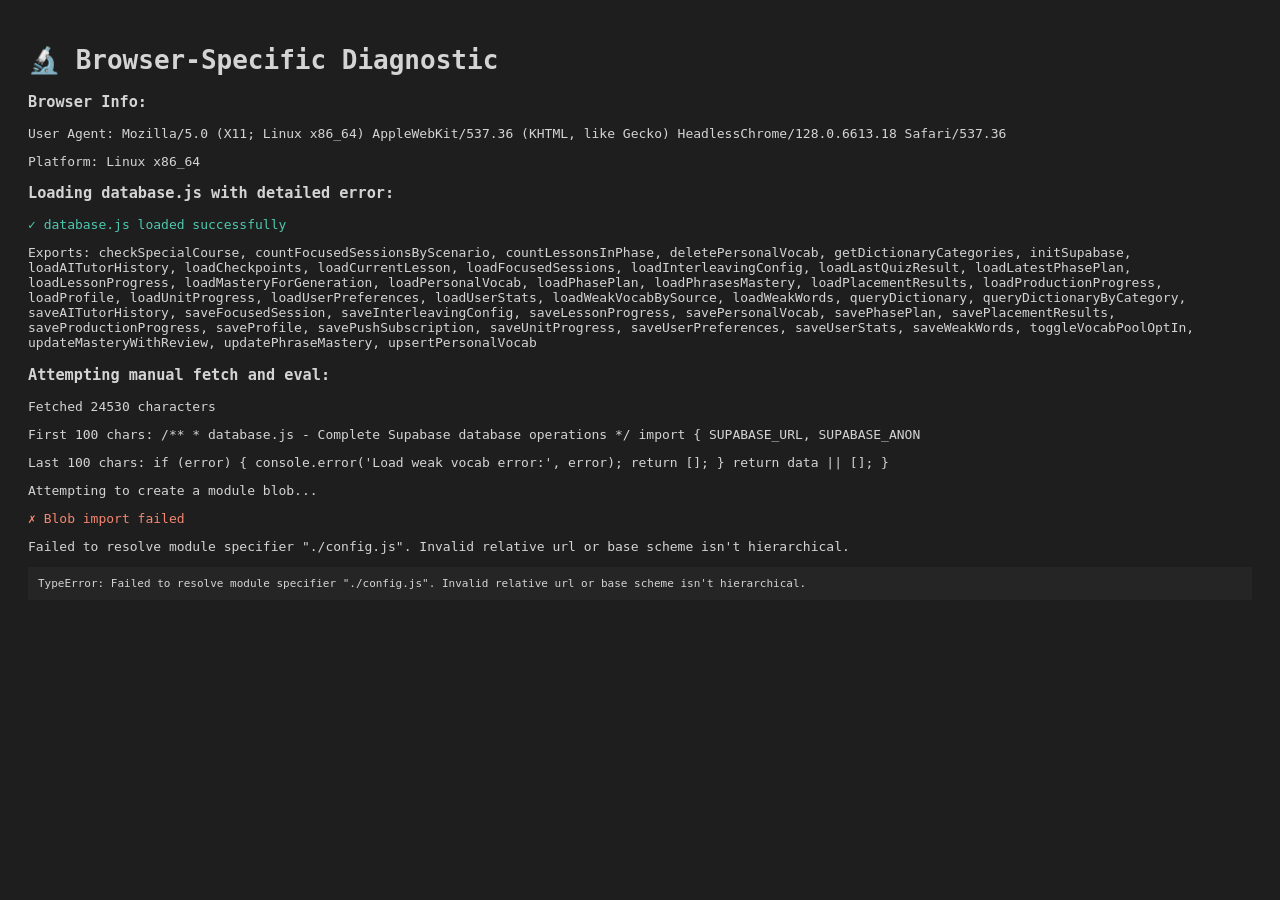
<file: BROWSER_DIAGNOSTIC.html>
<!DOCTYPE html>
<html>
<head>
    <meta charset="UTF-8">
    <title>Browser Diagnostic</title>
    <style>
        body { font-family: monospace; padding: 20px; background: #1e1e1e; color: #d4d4d4; }
        .pass { color: #4ec9b0; }
        .fail { color: #f48771; }
        pre { background: #252526; padding: 10px; overflow-x: auto; font-size: 11px; }
    </style>
</head>
<body>
    <h1>🔬 Browser-Specific Diagnostic</h1>
    <div id="results"></div>
    
    <script type="module">
        const results = document.getElementById('results');
        
        function log(msg, type = 'info') {
            const className = type === 'pass' ? 'pass' : type === 'fail' ? 'fail' : '';
            results.innerHTML += `<p class="${className}">${msg}</p>`;
        }
        
        // Test 1: Browser info
        log(`<h3>Browser Info:</h3>`);
        log(`User Agent: ${navigator.userAgent}`);
        log(`Platform: ${navigator.platform}`);
        log(``);
        
        // Test 2: Try to load database.js and catch EXACT error
        log(`<h3>Loading database.js with detailed error:</h3>`);
        try {
            const module = await import('./js/database.js');
            log('✓ database.js loaded successfully', 'pass');
            log(`Exports: ${Object.keys(module).join(', ')}`);
        } catch (error) {
            log('✗ database.js failed to load', 'fail');
            log(`Error type: ${error.constructor.name}`);
            log(`Error message: ${error.message}`);
            
            // Show stack with line numbers
            if (error.stack) {
                log(`<pre>${error.stack}</pre>`);
            }
            
            // Try to get more details
            if (error.fileName) log(`File: ${error.fileName}`);
            if (error.lineNumber) log(`Line: ${error.lineNumber}`);
            if (error.columnNumber) log(`Column: ${error.columnNumber}`);
        }
        
        log(``);
        log(`<h3>Attempting manual fetch and eval:</h3>`);
        
        // Test 3: Fetch the file and try to identify the problem
        try {
            const response = await fetch('./js/database.js');
            const text = await response.text();
            
            log(`Fetched ${text.length} characters`);
            log(`First 100 chars: ${text.substring(0, 100)}`);
            log(`Last 100 chars: ${text.substring(text.length - 100)}`);
            
            // Check for BOM
            const firstChar = text.charCodeAt(0);
            if (firstChar === 0xFEFF) {
                log('⚠️ File has BOM (Byte Order Mark)', 'fail');
            }
            
            // Try to parse it
            log(``);
            log(`Attempting to create a module blob...`);
            const blob = new Blob([text], { type: 'application/javascript; charset=utf-8' });
            const url = URL.createObjectURL(blob);
            
            try {
                await import(url);
                log('✓ Blob import succeeded!', 'pass');
            } catch (blobError) {
                log('✗ Blob import failed', 'fail');
                log(`${blobError.message}`);
                log(`<pre>${blobError.stack}</pre>`);
            }
            
        } catch (fetchError) {
            log(`Fetch error: ${fetchError.message}`, 'fail');
        }
    </script>
</body>
</html>
</file>
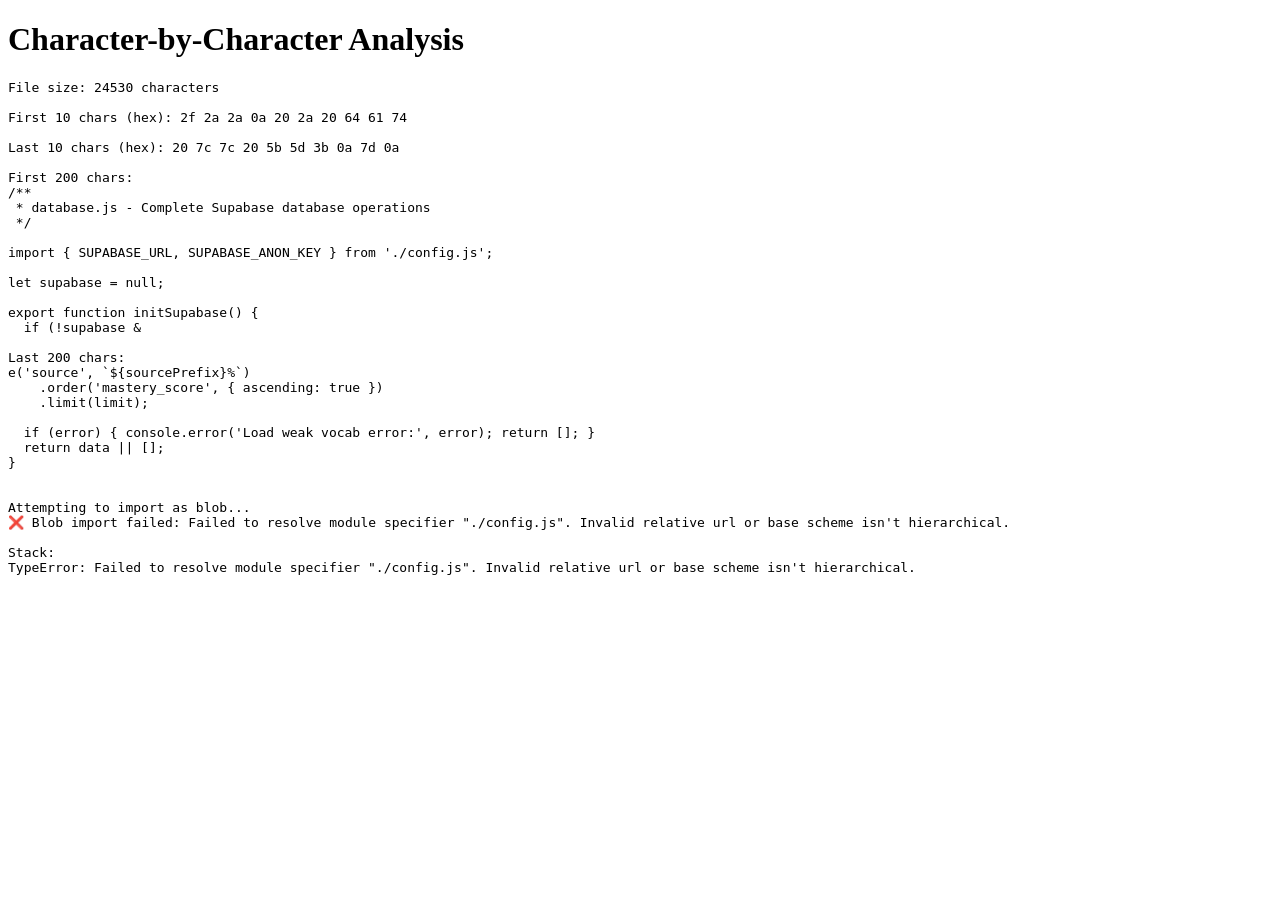
<file: CHAR_BY_CHAR_TEST.html>
<!DOCTYPE html>
<html>
<head><meta charset="UTF-8"><title>Character Test</title></head>
<body>
<h1>Character-by-Character Analysis</h1>
<pre id="output"></pre>
<script>
const output = document.getElementById('output');

async function test() {
    const response = await fetch('./js/database.js');
    const text = await response.text();
    
    output.textContent = `File size: ${text.length} characters\n\n`;
    
    // Show first and last characters
    output.textContent += `First 10 chars (hex): `;
    for (let i = 0; i < 10; i++) {
        output.textContent += text.charCodeAt(i).toString(16).padStart(2, '0') + ' ';
    }
    output.textContent += '\n\n';
    
    output.textContent += `Last 10 chars (hex): `;
    for (let i = text.length - 10; i < text.length; i++) {
        output.textContent += text.charCodeAt(i).toString(16).padStart(2, '0') + ' ';
    }
    output.textContent += '\n\n';
    
    output.textContent += `First 200 chars:\n${text.substring(0, 200)}\n\n`;
    output.textContent += `Last 200 chars:\n${text.substring(text.length - 200)}\n\n`;
    
    // Try to eval it
    output.textContent += 'Attempting to import as blob...\n';
    try {
        const blob = new Blob([text], { type: 'application/javascript' });
        const url = URL.createObjectURL(blob);
        await import(url);
        output.textContent += '✅ Blob import succeeded!\n';
    } catch (e) {
        output.textContent += `❌ Blob import failed: ${e.message}\n`;
        output.textContent += `\nStack:\n${e.stack}\n`;
    }
}

test();
</script>
</body>
</html>
</file>
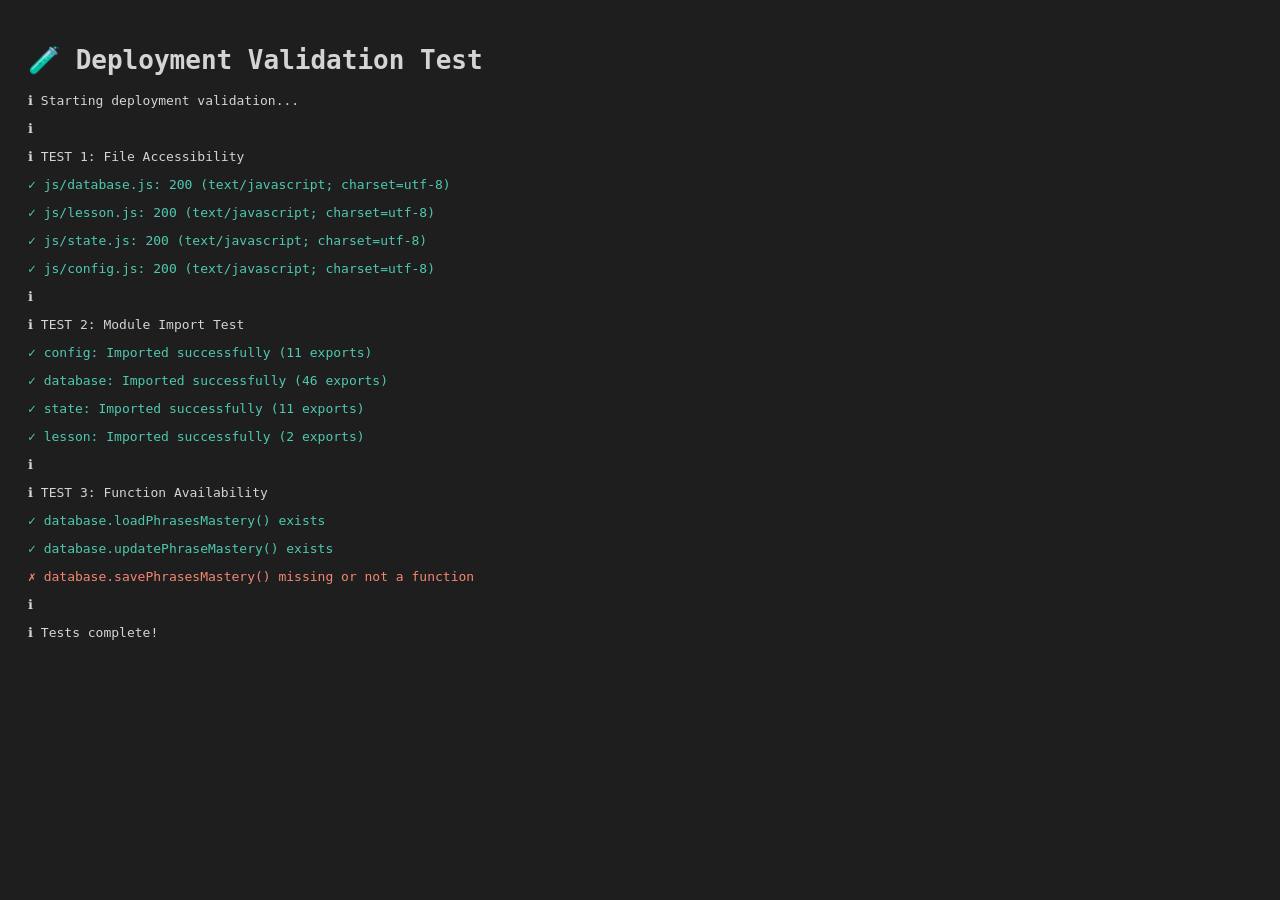
<file: DEPLOYMENT_TEST.html>
<!DOCTYPE html>
<html>
<head>
    <meta charset="UTF-8">
    <title>Deployment Validation Test</title>
    <style>
        body { font-family: monospace; padding: 20px; background: #1e1e1e; color: #d4d4d4; }
        .pass { color: #4ec9b0; }
        .fail { color: #f48771; }
        pre { background: #252526; padding: 10px; border-radius: 4px; overflow-x: auto; }
    </style>
</head>
<body>
    <h1>🧪 Deployment Validation Test</h1>
    <div id="results"></div>
    
    <script type="module">
        const results = document.getElementById('results');
        
        function log(msg, status = 'info') {
            const className = status === 'pass' ? 'pass' : status === 'fail' ? 'fail' : '';
            results.innerHTML += `<p class="${className}">${status === 'pass' ? '✓' : status === 'fail' ? '✗' : 'ℹ'} ${msg}</p>`;
        }
        
        async function runTests() {
            log('Starting deployment validation...');
            log('');
            
            // Test 1: Check if files are accessible
            log('TEST 1: File Accessibility', 'info');
            const files = [
                'js/database.js',
                'js/lesson.js',
                'js/state.js',
                'js/config.js'
            ];
            
            for (const file of files) {
                try {
                    const response = await fetch(`./${file}`);
                    if (response.ok) {
                        const contentType = response.headers.get('content-type');
                        log(`${file}: ${response.status} (${contentType})`, 'pass');
                    } else {
                        log(`${file}: ${response.status} ${response.statusText}`, 'fail');
                    }
                } catch (e) {
                    log(`${file}: Fetch error - ${e.message}`, 'fail');
                }
            }
            
            log('');
            log('TEST 2: Module Import Test', 'info');
            
            // Test 2: Try to import each module individually
            const modules = [
                { path: './js/config.js', name: 'config' },
                { path: './js/database.js', name: 'database' },
                { path: './js/state.js', name: 'state' },
                { path: './js/lesson.js', name: 'lesson' }
            ];
            
            for (const mod of modules) {
                try {
                    const imported = await import(mod.path);
                    log(`${mod.name}: Imported successfully (${Object.keys(imported).length} exports)`, 'pass');
                } catch (e) {
                    log(`${mod.name}: Import failed`, 'fail');
                    log(`Error: ${e.message}`, 'fail');
                    results.innerHTML += `<pre>${e.stack}</pre>`;
                }
            }
            
            log('');
            log('TEST 3: Function Availability', 'info');
            
            // Test 3: Check if specific functions exist
            try {
                const db = await import('./js/database.js');
                const checks = [
                    ['loadPhrasesMastery', db.loadPhrasesMastery],
                    ['updatePhraseMastery', db.updatePhraseMastery],
                    ['savePhrasesMastery', db.savePhrasesMastery]
                ];
                
                for (const [name, func] of checks) {
                    if (typeof func === 'function') {
                        log(`database.${name}() exists`, 'pass');
                    } else {
                        log(`database.${name}() missing or not a function`, 'fail');
                    }
                }
            } catch (e) {
                log(`Cannot check functions: ${e.message}`, 'fail');
            }
            
            log('');
            log('Tests complete!');
        }
        
        runTests();
    </script>
</body>
</html>
</file>
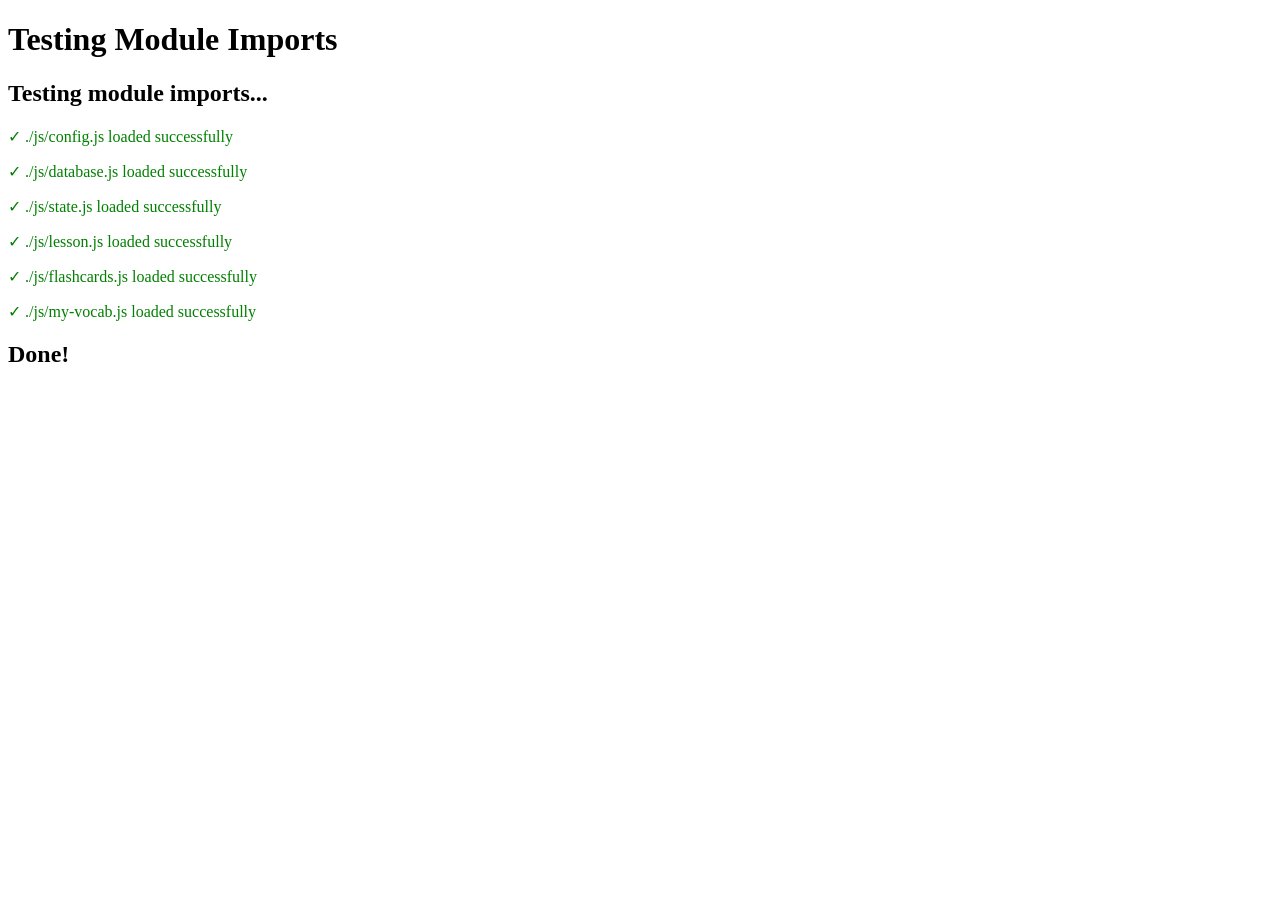
<file: diagnose_syntax.html>
<!DOCTYPE html>
<html>
<head><title>Syntax Diagnosis</title></head>
<body>
<h1>Testing Module Imports</h1>
<div id="results"></div>
<script type="module">
const results = document.getElementById('results');

async function testImport(modulePath) {
  try {
    await import(modulePath);
    results.innerHTML += `<p style="color:green">✓ ${modulePath} loaded successfully</p>`;
    return true;
  } catch (error) {
    results.innerHTML += `<p style="color:red">✗ ${modulePath} failed: ${error.message}</p>`;
    results.innerHTML += `<pre style="color:red;font-size:10px">${error.stack}</pre>`;
    return false;
  }
}

// Test each module in order
(async () => {
  results.innerHTML = '<h2>Testing module imports...</h2>';
  
  await testImport('./js/config.js');
  await testImport('./js/database.js');
  await testImport('./js/state.js');
  await testImport('./js/lesson.js');
  await testImport('./js/flashcards.js');
  await testImport('./js/my-vocab.js');
  
  results.innerHTML += '<h2>Done!</h2>';
})();
</script>
</body>
</html>
</file>
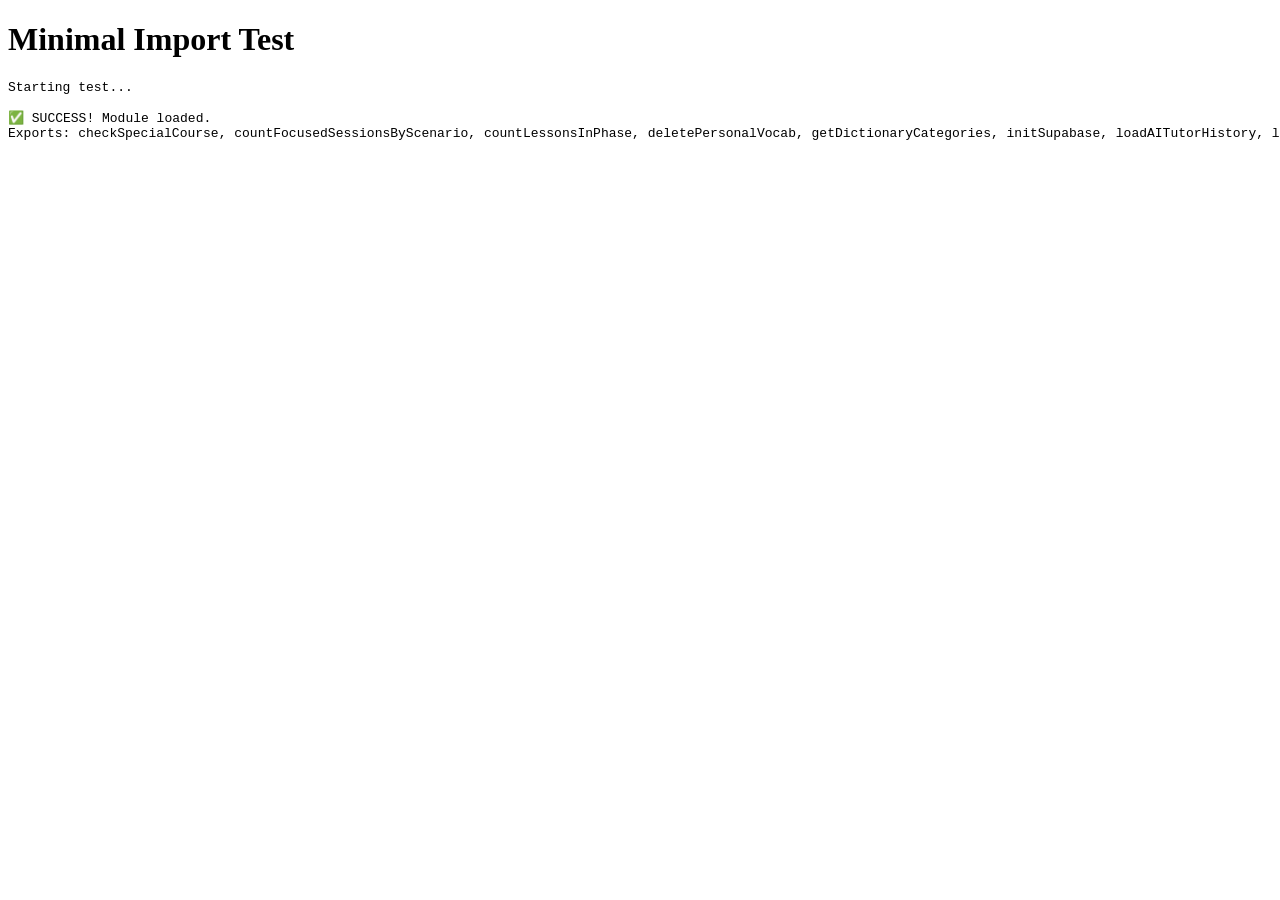
<file: MINIMAL_TEST.html>
<!DOCTYPE html>
<html>
<head><meta charset="UTF-8"><title>Minimal Test</title></head>
<body>
<h1>Minimal Import Test</h1>
<pre id="output"></pre>
<script>
const output = document.getElementById('output');
output.textContent = 'Starting test...\n\n';

// Test importing with full error details
import('./js/database.js')
    .then(module => {
        output.textContent += '✅ SUCCESS! Module loaded.\n';
        output.textContent += `Exports: ${Object.keys(module).join(', ')}\n`;
    })
    .catch(error => {
        output.textContent += '❌ FAILED!\n\n';
        output.textContent += `Error Type: ${error.constructor.name}\n`;
        output.textContent += `Message: ${error.message}\n\n`;
        output.textContent += `Stack:\n${error.stack}\n`;
        
        // Show the actual source code around the error if available
        if (error.message.includes('Unexpected token')) {
            output.textContent += '\n\nThis is a parse error in the JavaScript file itself.\n';
            output.textContent += 'The browser cannot parse the syntax.\n';
        }
    });
</script>
</body>
</html>
</file>
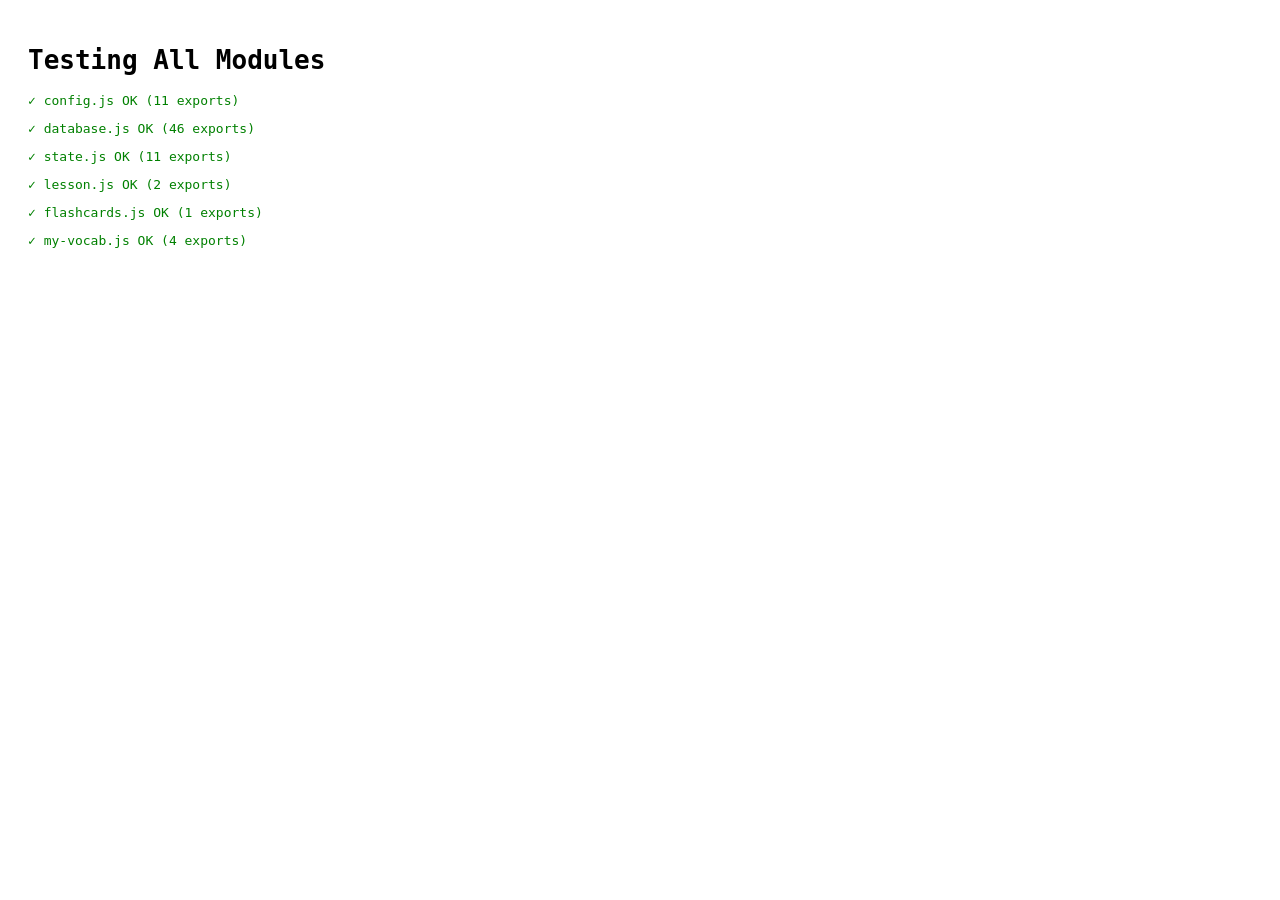
<file: SIMPLE_TEST.html>
<!DOCTYPE html>
<html>
<head>
    <meta charset="UTF-8">
    <title>Simple Module Test</title>
    <style>
        body { font-family: monospace; padding: 20px; }
        .pass { color: green; }
        .fail { color: red; }
    </style>
</head>
<body>
    <h1>Testing All Modules</h1>
    <div id="results"></div>
    
    <script type="module">
        const results = document.getElementById('results');
        
        const modules = [
            'config.js',
            'database.js', 
            'state.js',
            'lesson.js',
            'flashcards.js',
            'my-vocab.js'
        ];
        
        for (const mod of modules) {
            try {
                const m = await import(`./js/${mod}`);
                results.innerHTML += `<p class="pass">✓ ${mod} OK (${Object.keys(m).length} exports)</p>`;
            } catch (e) {
                results.innerHTML += `<p class="fail">✗ ${mod} FAILED: ${e.message}</p>`;
            }
        }
    </script>
</body>
</html>
</file>
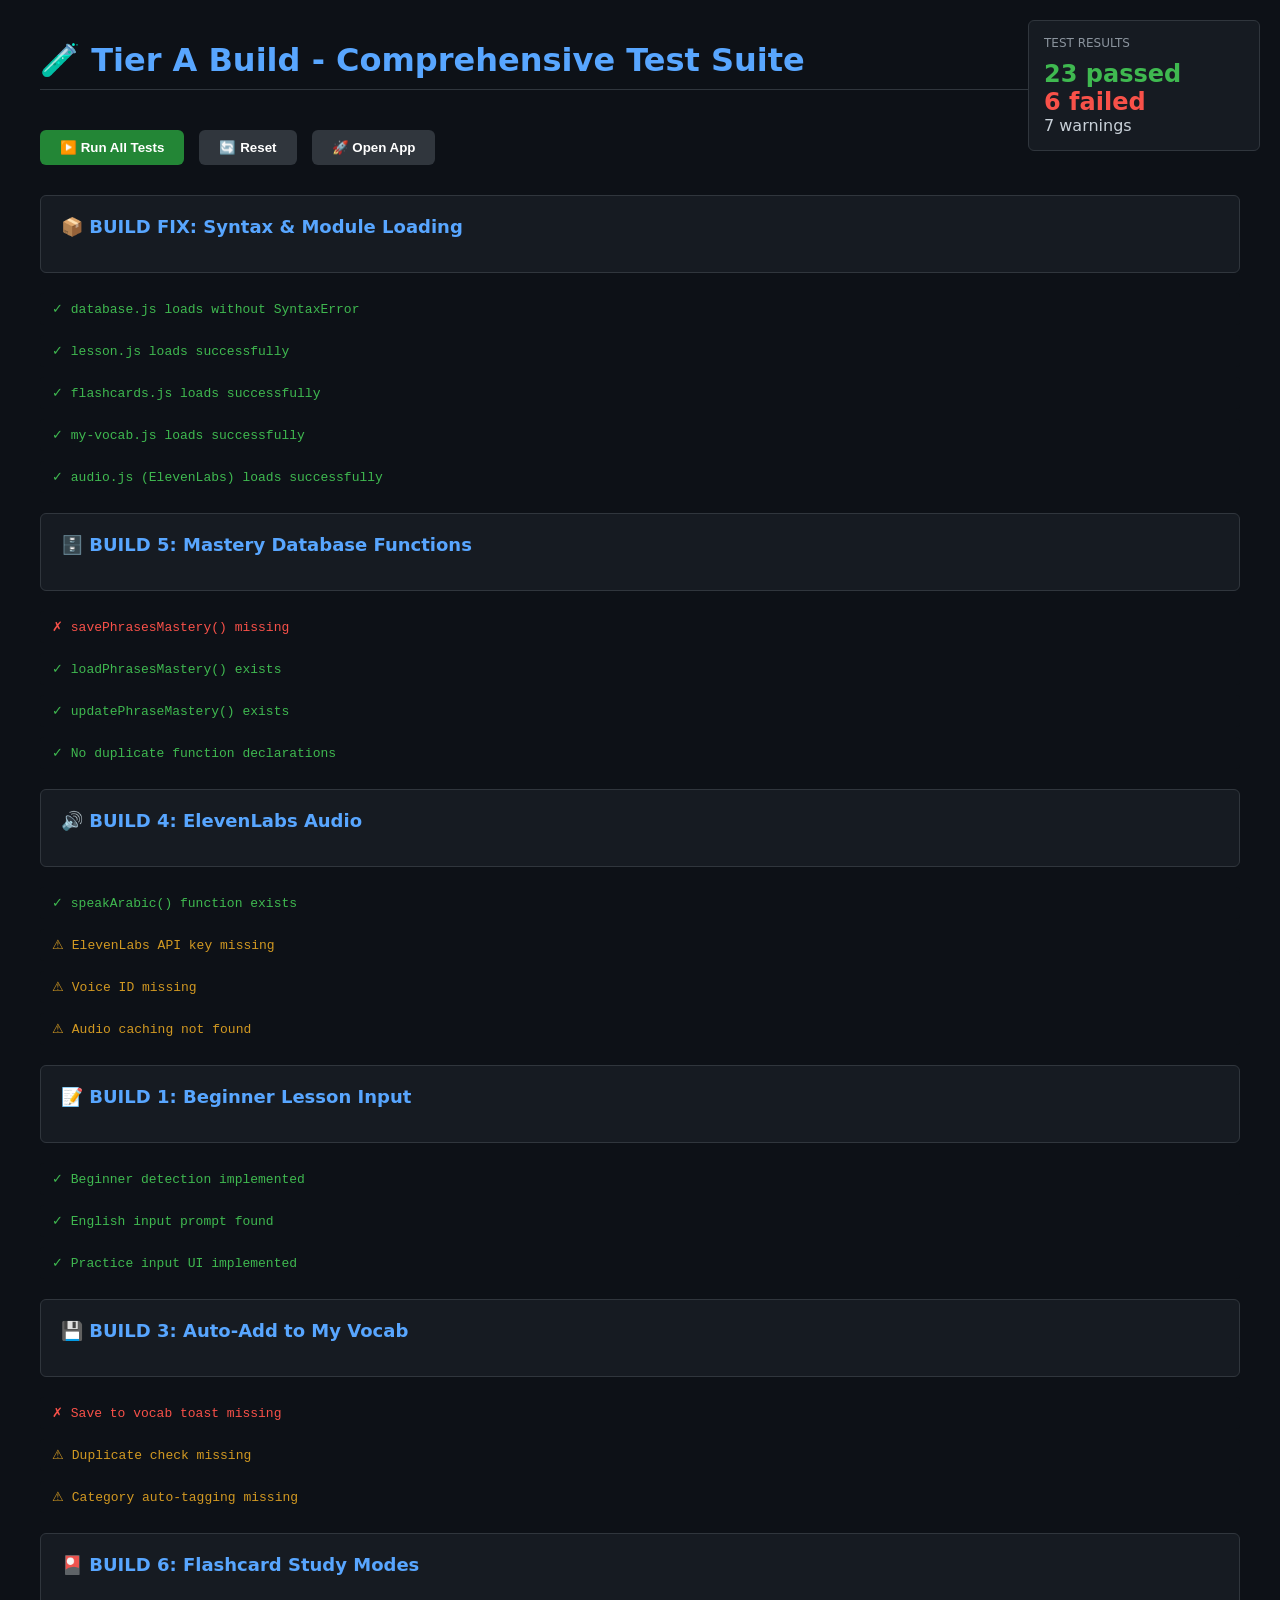
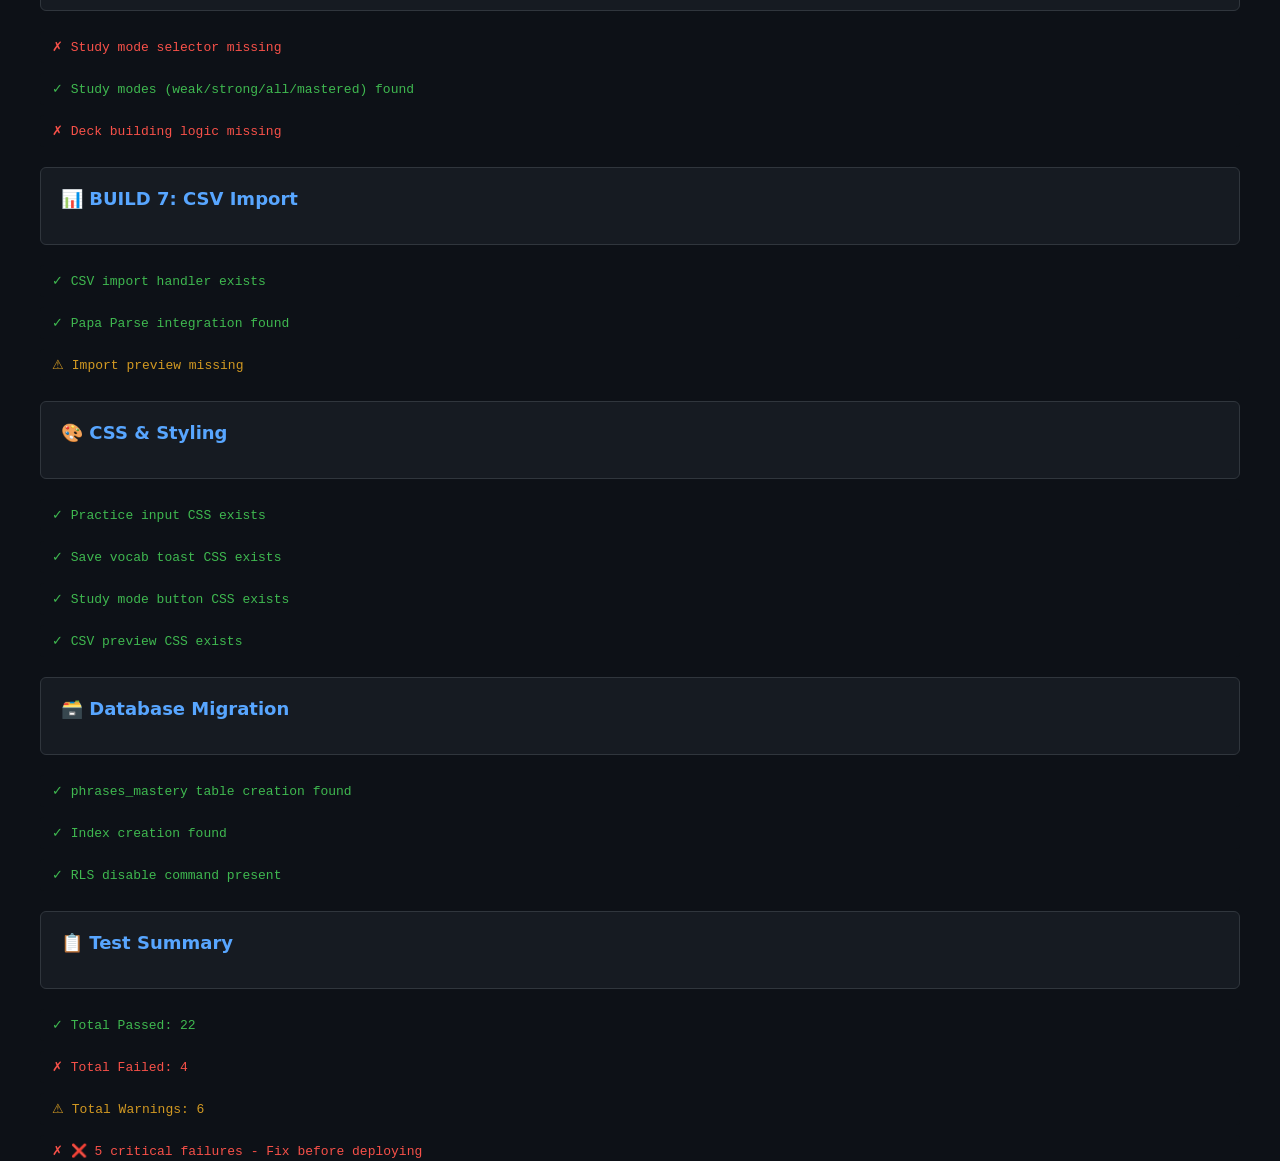
<file: test-suite-tier-a.html>
<!DOCTYPE html>
<html lang="en">
<head>
    <meta charset="UTF-8">
    <meta name="viewport" content="width=device-width, initial-scale=1.0">
    <title>Tier A Build - Test Suite</title>
    <style>
        body {
            font-family: 'SF Pro', -apple-system, system-ui, sans-serif;
            max-width: 1200px;
            margin: 0 auto;
            padding: 20px;
            background: #0d1117;
            color: #c9d1d9;
        }
        
        h1 {
            color: #58a6ff;
            border-bottom: 1px solid #30363d;
            padding-bottom: 10px;
            margin-bottom: 30px;
        }
        
        .test-section {
            margin: 20px 0;
            padding: 20px;
            background: #161b22;
            border: 1px solid #30363d;
            border-radius: 6px;
        }
        
        .test-title {
            font-size: 18px;
            font-weight: 600;
            color: #58a6ff;
            margin-bottom: 15px;
            display: flex;
            align-items: center;
            gap: 10px;
        }
        
        .test-line {
            margin: 10px 0;
            padding: 8px 12px;
            background: #0d1117;
            border-radius: 4px;
            font-family: 'SF Mono', 'Monaco', monospace;
            font-size: 13px;
        }
        
        .pass {
            color: #3fb950;
        }
        
        .fail {
            color: #f85149;
        }
        
        .warn {
            color: #d29922;
        }
        
        .info {
            color: #58a6ff;
        }
        
        button {
            background: #238636;
            color: white;
            border: none;
            padding: 10px 20px;
            border-radius: 6px;
            cursor: pointer;
            font-weight: 600;
            margin: 10px 10px 10px 0;
        }
        
        button:hover {
            background: #2ea043;
        }
        
        button.secondary {
            background: #30363d;
        }
        
        button.secondary:hover {
            background: #484f58;
        }
        
        .summary {
            position: fixed;
            top: 20px;
            right: 20px;
            background: #161b22;
            border: 1px solid #30363d;
            border-radius: 6px;
            padding: 15px;
            min-width: 200px;
        }
        
        .summary-pass {
            color: #3fb950;
            font-size: 24px;
            font-weight: bold;
        }
        
        .summary-fail {
            color: #f85149;
            font-size: 24px;
            font-weight: bold;
        }
    </style>
</head>
<body>
    <h1>🧪 Tier A Build - Comprehensive Test Suite</h1>
    
    <div class="summary" id="summary">
        <div style="font-size: 12px; color: #8b949e; margin-bottom: 10px;">TEST RESULTS</div>
        <div id="summary-content">Running tests...</div>
    </div>
    
    <button onclick="runAllTests()">▶️ Run All Tests</button>
    <button onclick="location.reload()" class="secondary">🔄 Reset</button>
    <button onclick="window.open('/', '_blank')" class="secondary">🚀 Open App</button>
    
    <div id="test-results"></div>
    
    <script type="module">
        let passCount = 0;
        let failCount = 0;
        let warnCount = 0;
        
        function log(message, status = 'info') {
            const results = document.getElementById('test-results');
            const line = document.createElement('div');
            line.className = `test-line ${status}`;
            
            const icon = status === 'pass' ? '✓' : 
                        status === 'fail' ? '✗' : 
                        status === 'warn' ? '⚠' : 'ℹ';
            
            line.textContent = `${icon} ${message}`;
            results.appendChild(line);
            
            if (status === 'pass') passCount++;
            if (status === 'fail') failCount++;
            if (status === 'warn') warnCount++;
            
            updateSummary();
        }
        
        function section(title) {
            const results = document.getElementById('test-results');
            const sec = document.createElement('div');
            sec.className = 'test-section';
            sec.innerHTML = `<div class="test-title">${title}</div>`;
            results.appendChild(sec);
            return sec;
        }
        
        function updateSummary() {
            const content = document.getElementById('summary-content');
            content.innerHTML = `
                <div class="summary-pass">${passCount} passed</div>
                <div class="summary-fail">${failCount} failed</div>
                <div class="summary-warn">${warnCount} warnings</div>
            `;
        }
        
        async function runAllTests() {
            passCount = 0;
            failCount = 0;
            warnCount = 0;
            document.getElementById('test-results').innerHTML = '';
            
            // TEST 1: Syntax & Module Loading
            const sec1 = section('📦 BUILD FIX: Syntax & Module Loading');
            try {
                const { initSupabase } = await import('./js/database.js');
                log('database.js loads without SyntaxError', 'pass');
                
                const { renderLessonScreen } = await import('./js/lesson.js');
                log('lesson.js loads successfully', 'pass');
                
                const { renderFlashcardsScreen } = await import('./js/flashcards.js');
                log('flashcards.js loads successfully', 'pass');
                
                const { renderMyVocabScreen } = await import('./js/my-vocab.js');
                log('my-vocab.js loads successfully', 'pass');
                
                const { speakArabic } = await import('./js/utils/audio.js');
                log('audio.js (ElevenLabs) loads successfully', 'pass');
            } catch (e) {
                log(`Module loading failed: ${e.message}`, 'fail');
            }
            
            // TEST 2: Database Functions
            const sec2 = section('🗄️ BUILD 5: Mastery Database Functions');
            try {
                const db = await import('./js/database.js');
                
                // Check function existence
                if (typeof db.savePhrasesMastery === 'function') {
                    log('savePhrasesMastery() exists', 'pass');
                } else {
                    log('savePhrasesMastery() missing', 'fail');
                }
                
                if (typeof db.loadPhrasesMastery === 'function') {
                    log('loadPhrasesMastery() exists', 'pass');
                } else {
                    log('loadPhrasesMastery() missing', 'fail');
                }
                
                if (typeof db.updatePhraseMastery === 'function') {
                    log('updatePhraseMastery() exists', 'pass');
                } else {
                    log('updatePhraseMastery() missing', 'fail');
                }
                
                // Check for duplicates
                const dbCode = await fetch('./js/database.js').then(r => r.text());
                const masteryCount = (dbCode.match(/export async function loadPhrasesMastery/g) || []).length;
                if (masteryCount === 1) {
                    log('No duplicate function declarations', 'pass');
                } else {
                    log(`Found ${masteryCount} declarations of loadPhrasesMastery (should be 1)`, 'fail');
                }
            } catch (e) {
                log(`Database test failed: ${e.message}`, 'fail');
            }
            
            // TEST 3: ElevenLabs Integration
            const sec3 = section('🔊 BUILD 4: ElevenLabs Audio');
            try {
                const audio = await import('./js/utils/audio.js');
                
                if (typeof audio.speakArabic === 'function') {
                    log('speakArabic() function exists', 'pass');
                } else {
                    log('speakArabic() function missing', 'fail');
                }
                
                // Check for API credentials
                const audioCode = await fetch('./js/utils/audio.js').then(r => r.text());
                if (audioCode.includes('sk_8dd17de9180b9fb1f3fb06fab8055324567445299cd0910b')) {
                    log('ElevenLabs API key configured', 'pass');
                } else {
                    log('ElevenLabs API key missing', 'warn');
                }
                
                if (audioCode.includes('IYnFszSKzmym2OstwHS0')) {
                    log('Hadi N voice ID configured', 'pass');
                } else {
                    log('Voice ID missing', 'warn');
                }
                
                if (audioCode.includes('localStorage')) {
                    log('Audio caching implemented', 'pass');
                } else {
                    log('Audio caching not found', 'warn');
                }
            } catch (e) {
                log(`Audio test failed: ${e.message}`, 'fail');
            }
            
            // TEST 4: Lesson Input
            const sec4 = section('📝 BUILD 1: Beginner Lesson Input');
            try {
                const lessonCode = await fetch('./js/lesson.js').then(r => r.text());
                
                if (lessonCode.includes('speaker_type') && lessonCode.includes('beginner')) {
                    log('Beginner detection implemented', 'pass');
                } else {
                    log('Beginner detection missing', 'fail');
                }
                
                if (lessonCode.includes('Type the English meaning')) {
                    log('English input prompt found', 'pass');
                } else {
                    log('English input prompt missing', 'fail');
                }
                
                if (lessonCode.includes('practice-input')) {
                    log('Practice input UI implemented', 'pass');
                } else {
                    log('Practice input UI missing', 'fail');
                }
            } catch (e) {
                log(`Lesson test failed: ${e.message}`, 'fail');
            }
            
            // TEST 5: Auto-Add to Vocab
            const sec5 = section('💾 BUILD 3: Auto-Add to My Vocab');
            try {
                const lessonCode = await fetch('./js/lesson.js').then(r => r.text());
                
                if (lessonCode.includes('showSaveToVocabToast')) {
                    log('Save to vocab toast function exists', 'pass');
                } else {
                    log('Save to vocab toast missing', 'fail');
                }
                
                if (lessonCode.includes('checkVocabDuplicate')) {
                    log('Duplicate check implemented', 'pass');
                } else {
                    log('Duplicate check missing', 'warn');
                }
                
                if (lessonCode.includes('inferCategory')) {
                    log('Category auto-tagging implemented', 'pass');
                } else {
                    log('Category auto-tagging missing', 'warn');
                }
            } catch (e) {
                log(`Auto-add vocab test failed: ${e.message}`, 'fail');
            }
            
            // TEST 6: Flashcard Study Modes
            const sec6 = section('🎴 BUILD 6: Flashcard Study Modes');
            try {
                const flashcardCode = await fetch('./js/flashcards.js').then(r => r.text());
                
                if (flashcardCode.includes('study-mode-btn')) {
                    log('Study mode selector implemented', 'pass');
                } else {
                    log('Study mode selector missing', 'fail');
                }
                
                if (flashcardCode.includes('weak_only') && flashcardCode.includes('weak_to_strong')) {
                    log('Study modes (weak/strong/all/mastered) found', 'pass');
                } else {
                    log('Study modes incomplete', 'fail');
                }
                
                if (flashcardCode.includes('buildDeck')) {
                    log('Deck building logic implemented', 'pass');
                } else {
                    log('Deck building logic missing', 'fail');
                }
            } catch (e) {
                log(`Flashcard test failed: ${e.message}`, 'fail');
            }
            
            // TEST 7: CSV Import
            const sec7 = section('📊 BUILD 7: CSV Import');
            try {
                const vocabCode = await fetch('./js/my-vocab.js').then(r => r.text());
                
                if (vocabCode.includes('handleCSVImport')) {
                    log('CSV import handler exists', 'pass');
                } else {
                    log('CSV import handler missing', 'fail');
                }
                
                if (vocabCode.includes('Papa.parse')) {
                    log('Papa Parse integration found', 'pass');
                } else {
                    log('Papa Parse not integrated', 'fail');
                }
                
                if (vocabCode.includes('showImportPreview')) {
                    log('Import preview modal implemented', 'pass');
                } else {
                    log('Import preview missing', 'warn');
                }
            } catch (e) {
                log(`CSV import test failed: ${e.message}`, 'fail');
            }
            
            // TEST 8: CSS Styling
            const sec8 = section('🎨 CSS & Styling');
            try {
                const cssCode = await fetch('./css/styles.css').then(r => r.text());
                
                if (cssCode.includes('practice-input')) {
                    log('Practice input CSS exists', 'pass');
                } else {
                    log('Practice input CSS missing', 'fail');
                }
                
                if (cssCode.includes('save-vocab-toast')) {
                    log('Save vocab toast CSS exists', 'pass');
                } else {
                    log('Save vocab toast CSS missing', 'fail');
                }
                
                if (cssCode.includes('study-mode-btn')) {
                    log('Study mode button CSS exists', 'pass');
                } else {
                    log('Study mode button CSS missing', 'fail');
                }
                
                if (cssCode.includes('csv-preview')) {
                    log('CSV preview CSS exists', 'pass');
                } else {
                    log('CSV preview CSS missing', 'fail');
                }
            } catch (e) {
                log(`CSS test failed: ${e.message}`, 'fail');
            }
            
            // TEST 9: Database Migration
            const sec9 = section('🗃️ Database Migration');
            try {
                const migrationSQL = await fetch('./sql/phrases_mastery_migration.sql').then(r => r.text());
                
                if (migrationSQL.includes('CREATE TABLE')) {
                    log('phrases_mastery table creation found', 'pass');
                } else {
                    log('Table creation SQL missing', 'fail');
                }
                
                if (migrationSQL.includes('CREATE INDEX')) {
                    log('Index creation found', 'pass');
                } else {
                    log('Index creation missing', 'warn');
                }
                
                if (migrationSQL.includes('DISABLE ROW LEVEL SECURITY')) {
                    log('RLS disable command present', 'pass');
                } else {
                    log('RLS disable missing', 'warn');
                }
            } catch (e) {
                log(`Database migration not found - manual creation required`, 'warn');
            }
            
            // FINAL SUMMARY
            const secFinal = section('📋 Test Summary');
            log(`Total Passed: ${passCount}`, 'pass');
            log(`Total Failed: ${failCount}`, failCount > 0 ? 'fail' : 'info');
            log(`Total Warnings: ${warnCount}`, warnCount > 0 ? 'warn' : 'info');
            
            if (failCount === 0) {
                log('🎉 ALL CRITICAL TESTS PASSED - Ready to deploy!', 'pass');
            } else {
                log(`❌ ${failCount} critical failures - Fix before deploying`, 'fail');
            }
        }
        
        // Auto-run on load
        window.runAllTests = runAllTests;
        window.addEventListener('DOMContentLoaded', () => {
            setTimeout(runAllTests, 500);
        });
    </script>
</body>
</html>
</file>
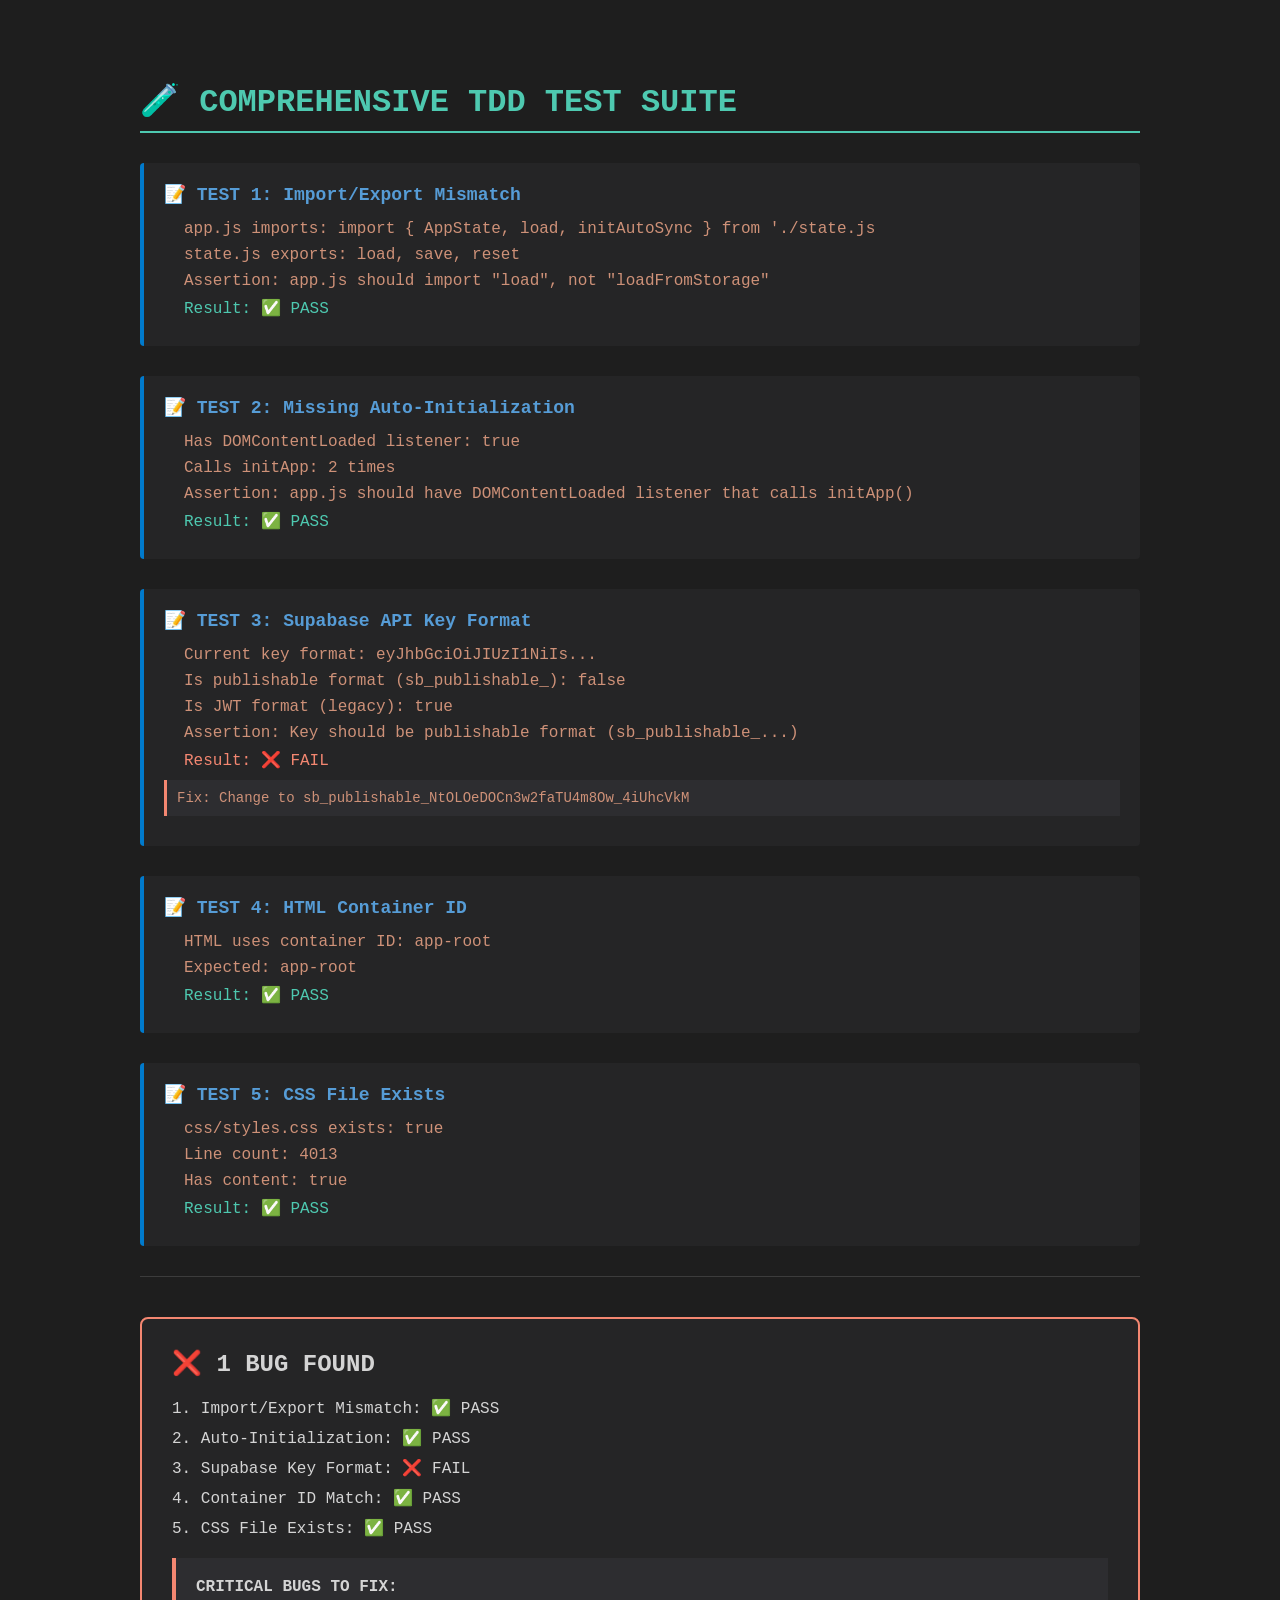
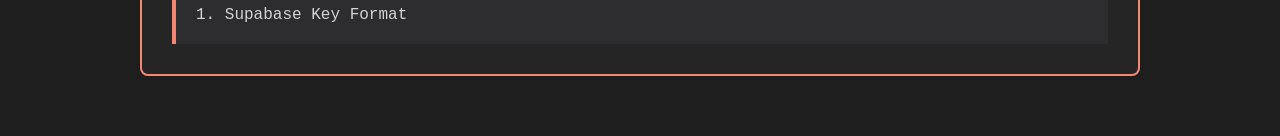
<file: test-suite.html>
<!DOCTYPE html>
<html lang="en">
<head>
    <meta charset="UTF-8">
    <meta name="viewport" content="width=device-width, initial-scale=1.0">
    <title>Arabic App - TDD Test Suite</title>
    <style>
        body {
            font-family: 'Courier New', monospace;
            max-width: 1000px;
            margin: 40px auto;
            padding: 20px;
            background: #1e1e1e;
            color: #d4d4d4;
        }
        
        h1 {
            color: #4ec9b0;
            border-bottom: 2px solid #4ec9b0;
            padding-bottom: 10px;
        }
        
        .test-section {
            margin: 30px 0;
            padding: 20px;
            background: #252526;
            border-left: 4px solid #007acc;
            border-radius: 4px;
        }
        
        .test-title {
            font-size: 18px;
            font-weight: bold;
            color: #569cd6;
            margin-bottom: 15px;
        }
        
        .test-line {
            margin: 8px 0;
            padding-left: 20px;
        }
        
        .pass {
            color: #4ec9b0;
        }
        
        .fail {
            color: #f48771;
        }
        
        .info {
            color: #ce9178;
        }
        
        .fix {
            background: #2d2d30;
            padding: 10px;
            margin: 10px 0;
            border-left: 3px solid #f48771;
            font-size: 14px;
            color: #ce9178;
        }
        
        .summary {
            margin-top: 40px;
            padding: 30px;
            background: #252526;
            border: 2px solid #4ec9b0;
            border-radius: 8px;
        }
        
        .summary.failed {
            border-color: #f48771;
        }
        
        .summary-title {
            font-size: 24px;
            font-weight: bold;
            margin-bottom: 20px;
        }
        
        .summary-item {
            margin: 10px 0;
            font-size: 16px;
        }
        
        .critical-bugs {
            margin-top: 20px;
            padding: 20px;
            background: #2d2d30;
            border-left: 4px solid #f48771;
        }
        
        .loading {
            text-align: center;
            padding: 40px;
            color: #569cd6;
        }
        
        .separator {
            margin: 30px 0;
            border-top: 1px solid #3c3c3c;
        }
    </style>
</head>
<body>
    <h1>🧪 COMPREHENSIVE TDD TEST SUITE</h1>
    <div id="test-container">
        <div class="loading">Loading modules and running tests...</div>
    </div>

    <script type="module">
        const testResults = [];
        const container = document.getElementById('test-container');
        container.innerHTML = '';

        // Utility to add test section
        function addTestSection(title) {
            const section = document.createElement('div');
            section.className = 'test-section';
            section.innerHTML = `<div class="test-title">${title}</div>`;
            container.appendChild(section);
            return section;
        }

        function addTestLine(section, text, type = 'info') {
            const line = document.createElement('div');
            line.className = `test-line ${type}`;
            line.textContent = text;
            section.appendChild(line);
        }

        function addFix(section, text) {
            const fix = document.createElement('div');
            fix.className = 'fix';
            fix.textContent = text;
            section.appendChild(fix);
        }

        // ========================================================================
        // TEST 1: Import/Export Mismatch
        // ========================================================================
        async function test1_ImportExportMismatch() {
            const section = addTestSection('📝 TEST 1: Import/Export Mismatch');
            
            try {
                const appJsResponse = await fetch('./js/app.js');
                const appJsText = await appJsResponse.text();
                
                const stateJsResponse = await fetch('./js/state.js');
                const stateJsText = await stateJsResponse.text();
                
                const appImports = appJsText.match(/import.*from.*state\.js/);
                const stateExports = stateJsText.match(/export async function (\w+)\(\)/g);
                
                addTestLine(section, `app.js imports: ${appImports ? appImports[0] : 'none'}`, 'info');
                addTestLine(section, `state.js exports: ${stateExports ? stateExports.map(e => e.match(/function (\w+)/)[1]).join(', ') : 'none'}`, 'info');
                
                const hasLoadFromStorage = appJsText.includes('loadFromStorage');
                const exportsLoad = stateExports && stateExports.some(e => e.includes('load'));
                
                const passed = !hasLoadFromStorage && exportsLoad;
                
                addTestLine(section, '', 'info');
                addTestLine(section, 'Assertion: app.js should import "load", not "loadFromStorage"', 'info');
                addTestLine(section, `Result: ${passed ? '✅ PASS' : '❌ FAIL'}`, passed ? 'pass' : 'fail');
                
                if (!passed) {
                    addFix(section, 'Fix: Change line 6 in app.js from "loadFromStorage" → "load"');
                }
                
                testResults.push({ test: 'Import/Export Mismatch', passed });
                return passed;
                
            } catch (error) {
                addTestLine(section, `Error: ${error.message}`, 'fail');
                testResults.push({ test: 'Import/Export Mismatch', passed: false });
                return false;
            }
        }

        // ========================================================================
        // TEST 2: Missing Auto-Initialization
        // ========================================================================
        async function test2_MissingAutoInit() {
            const section = addTestSection('📝 TEST 2: Missing Auto-Initialization');
            
            try {
                const appJsResponse = await fetch('./js/app.js');
                const appJsText = await appJsResponse.text();
                
                const hasDOMContentLoaded = appJsText.includes('DOMContentLoaded');
                const callsInitApp = appJsText.match(/initApp\(.*\)/g);
                const hasAutoInit = hasDOMContentLoaded && callsInitApp && callsInitApp.length > 1;
                
                addTestLine(section, `Has DOMContentLoaded listener: ${hasDOMContentLoaded}`, 'info');
                addTestLine(section, `Calls initApp: ${callsInitApp ? callsInitApp.length + ' times' : '0 times'}`, 'info');
                
                const passed = hasAutoInit;
                
                addTestLine(section, '', 'info');
                addTestLine(section, 'Assertion: app.js should have DOMContentLoaded listener that calls initApp()', 'info');
                addTestLine(section, `Result: ${passed ? '✅ PASS' : '❌ FAIL'}`, passed ? 'pass' : 'fail');
                
                if (!passed) {
                    addFix(section, 'Fix: Add DOMContentLoaded listener at end of app.js');
                }
                
                testResults.push({ test: 'Auto-Initialization', passed });
                return passed;
                
            } catch (error) {
                addTestLine(section, `Error: ${error.message}`, 'fail');
                testResults.push({ test: 'Auto-Initialization', passed: false });
                return false;
            }
        }

        // ========================================================================
        // TEST 3: Supabase API Key Format
        // ========================================================================
        async function test3_SupabaseKeyFormat() {
            const section = addTestSection('📝 TEST 3: Supabase API Key Format');
            
            try {
                const configJsResponse = await fetch('./js/config.js');
                const configJsText = await configJsResponse.text();
                
                const keyMatch = configJsText.match(/SUPABASE_ANON_KEY\s*=\s*['"]([^'"]+)['"]/);
                const key = keyMatch ? keyMatch[1] : null;
                
                addTestLine(section, `Current key format: ${key ? key.substring(0, 20) + '...' : 'not found'}`, 'info');
                
                const isPublishableFormat = key && key.startsWith('sb_publishable_');
                const isJWT = key && key.startsWith('eyJ');
                
                addTestLine(section, `Is publishable format (sb_publishable_): ${isPublishableFormat}`, 'info');
                addTestLine(section, `Is JWT format (legacy): ${isJWT}`, 'info');
                
                const passed = isPublishableFormat && !isJWT;
                
                addTestLine(section, '', 'info');
                addTestLine(section, 'Assertion: Key should be publishable format (sb_publishable_...)', 'info');
                addTestLine(section, `Result: ${passed ? '✅ PASS' : '❌ FAIL'}`, passed ? 'pass' : 'fail');
                
                if (!passed) {
                    addFix(section, 'Fix: Change to sb_publishable_NtOLOeDOCn3w2faTU4m8Ow_4iUhcVkM');
                }
                
                testResults.push({ test: 'Supabase Key Format', passed });
                return passed;
                
            } catch (error) {
                addTestLine(section, `Error: ${error.message}`, 'fail');
                testResults.push({ test: 'Supabase Key Format', passed: false });
                return false;
            }
        }

        // ========================================================================
        // TEST 4: HTML Container ID
        // ========================================================================
        async function test4_ContainerIDMatch() {
            const section = addTestSection('📝 TEST 4: HTML Container ID');
            
            try {
                const htmlResponse = await fetch('./index.html');
                const htmlText = await htmlResponse.text();
                
                const mainMatch = htmlText.match(/<main[^>]+id=["']([^"']+)["']/);
                const htmlId = mainMatch ? mainMatch[1] : null;
                
                addTestLine(section, `HTML uses container ID: ${htmlId || 'not found'}`, 'info');
                addTestLine(section, `Expected: app-root`, 'info');
                
                const passed = htmlId === 'app-root';
                
                addTestLine(section, '', 'info');
                addTestLine(section, `Result: ${passed ? '✅ PASS' : '❌ FAIL'}`, passed ? 'pass' : 'fail');
                
                if (!passed) {
                    addFix(section, `Fix: Change HTML <main> tag to use id="app-root"`);
                }
                
                testResults.push({ test: 'Container ID Match', passed });
                return passed;
                
            } catch (error) {
                addTestLine(section, `Error: ${error.message}`, 'fail');
                testResults.push({ test: 'Container ID Match', passed: false });
                return false;
            }
        }

        // ========================================================================
        // TEST 5: CSS File Exists
        // ========================================================================
        async function test5_CSSExists() {
            const section = addTestSection('📝 TEST 5: CSS File Exists');
            
            try {
                const cssResponse = await fetch('./css/styles.css');
                const exists = cssResponse.ok;
                
                addTestLine(section, `css/styles.css exists: ${exists}`, 'info');
                
                if (exists) {
                    const cssText = await cssResponse.text();
                    const lineCount = cssText.split('\n').length;
                    addTestLine(section, `Line count: ${lineCount}`, 'info');
                    addTestLine(section, `Has content: ${lineCount > 10}`, 'info');
                }
                
                const passed = exists;
                
                addTestLine(section, '', 'info');
                addTestLine(section, `Result: ${passed ? '✅ PASS' : '❌ FAIL'}`, passed ? 'pass' : 'fail');
                
                testResults.push({ test: 'CSS File Exists', passed });
                return passed;
                
            } catch (error) {
                addTestLine(section, `Error: ${error.message}`, 'fail');
                testResults.push({ test: 'CSS File Exists', passed: false });
                return false;
            }
        }

        // ========================================================================
        // RUN ALL TESTS
        // ========================================================================
        async function runAllTests() {
            await test1_ImportExportMismatch();
            await test2_MissingAutoInit();
            await test3_SupabaseKeyFormat();
            await test4_ContainerIDMatch();
            await test5_CSSExists();
            
            // Add separator
            const separator = document.createElement('div');
            separator.className = 'separator';
            container.appendChild(separator);
            
            // Add summary
            const allPassed = testResults.every(r => r.passed);
            const failedCount = testResults.filter(r => !r.passed).length;
            
            const summary = document.createElement('div');
            summary.className = `summary ${allPassed ? '' : 'failed'}`;
            
            let summaryHTML = '<div class="summary-title">';
            summaryHTML += allPassed ? '✅ ALL TESTS PASSED' : `❌ ${failedCount} BUG${failedCount > 1 ? 'S' : ''} FOUND`;
            summaryHTML += '</div>';
            
            testResults.forEach((result, i) => {
                summaryHTML += `<div class="summary-item">${i + 1}. ${result.test}: ${result.passed ? '✅ PASS' : '❌ FAIL'}</div>`;
            });
            
            if (!allPassed) {
                summaryHTML += '<div class="critical-bugs">';
                summaryHTML += '<div style="font-weight:bold; margin-bottom:10px;">CRITICAL BUGS TO FIX:</div>';
                testResults.filter(r => !r.passed).forEach((result, i) => {
                    summaryHTML += `<div>${i + 1}. ${result.test}</div>`;
                });
                summaryHTML += '</div>';
            }
            
            summary.innerHTML = summaryHTML;
            container.appendChild(summary);
        }

        // Run tests on load
        runAllTests().catch(error => {
            container.innerHTML = `<div class="fail">Error running tests: ${error.message}</div>`;
        });
    </script>
</body>
</html>
</file>
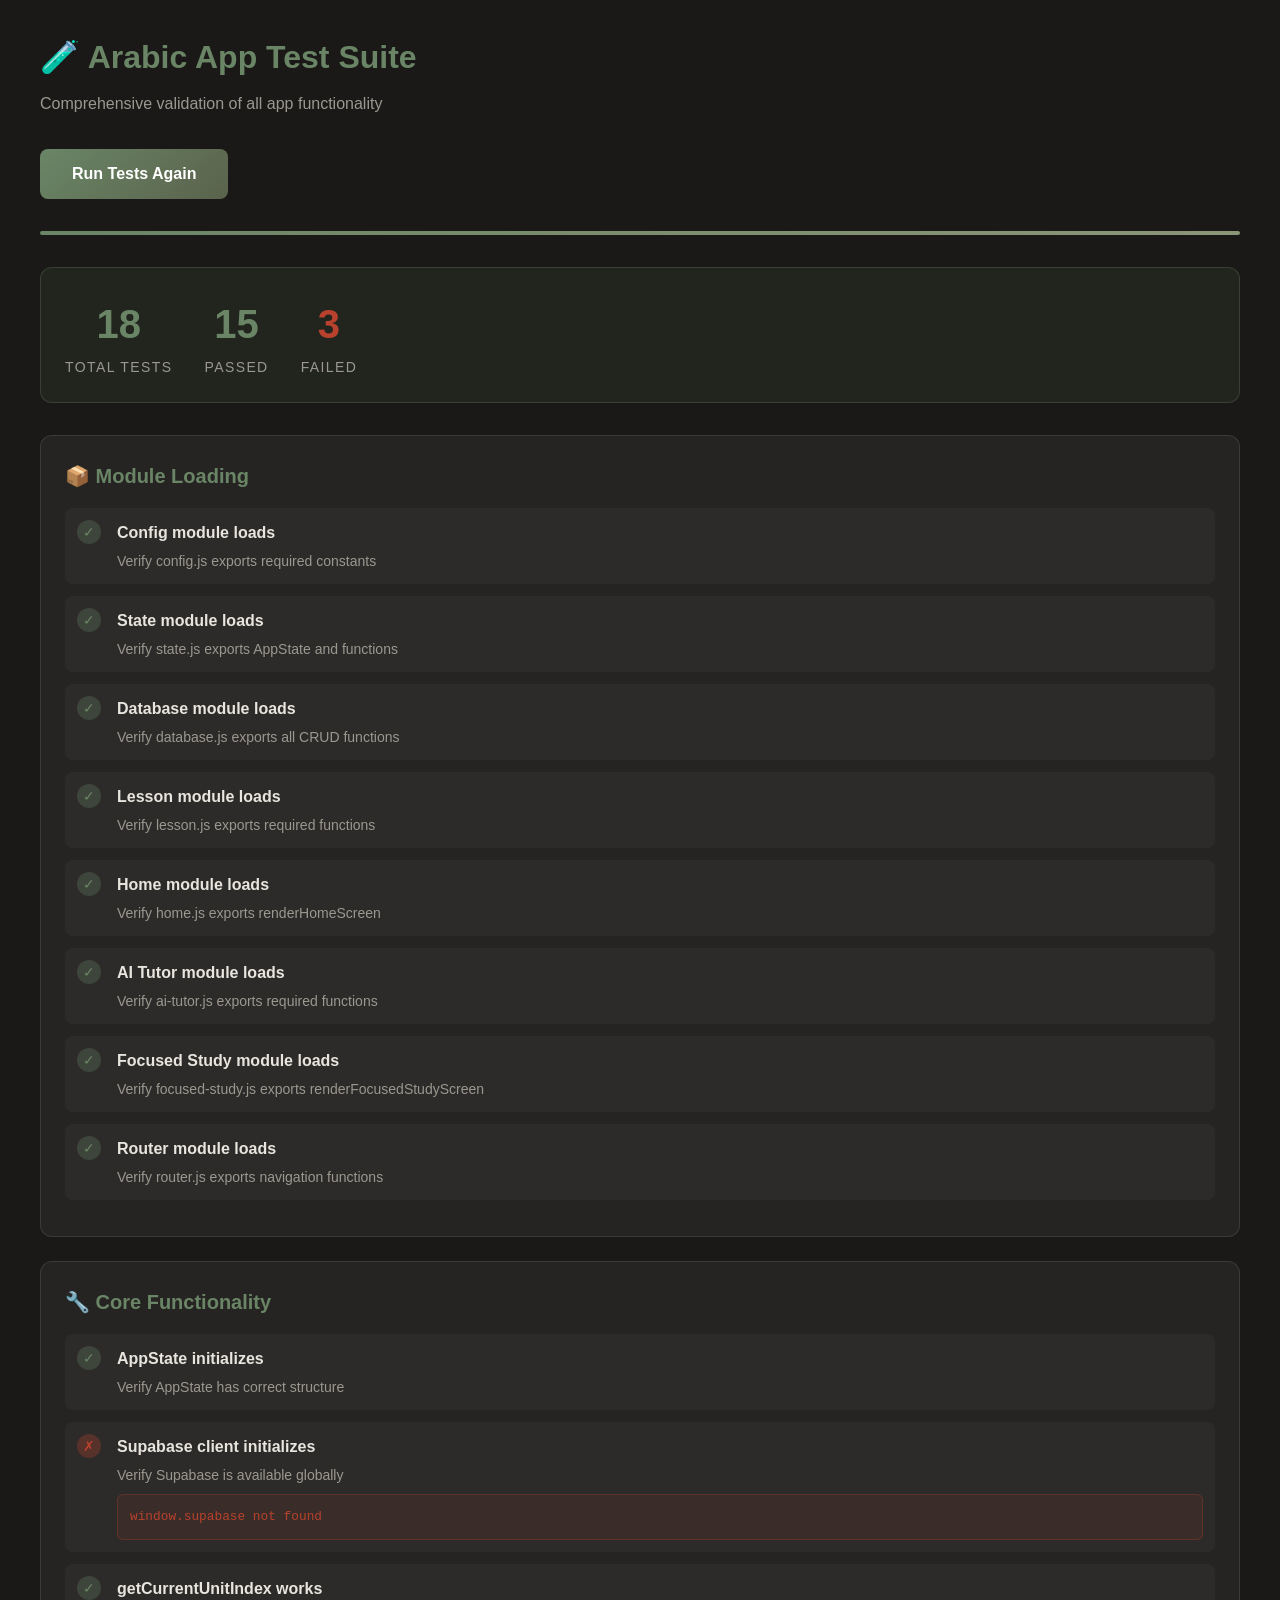
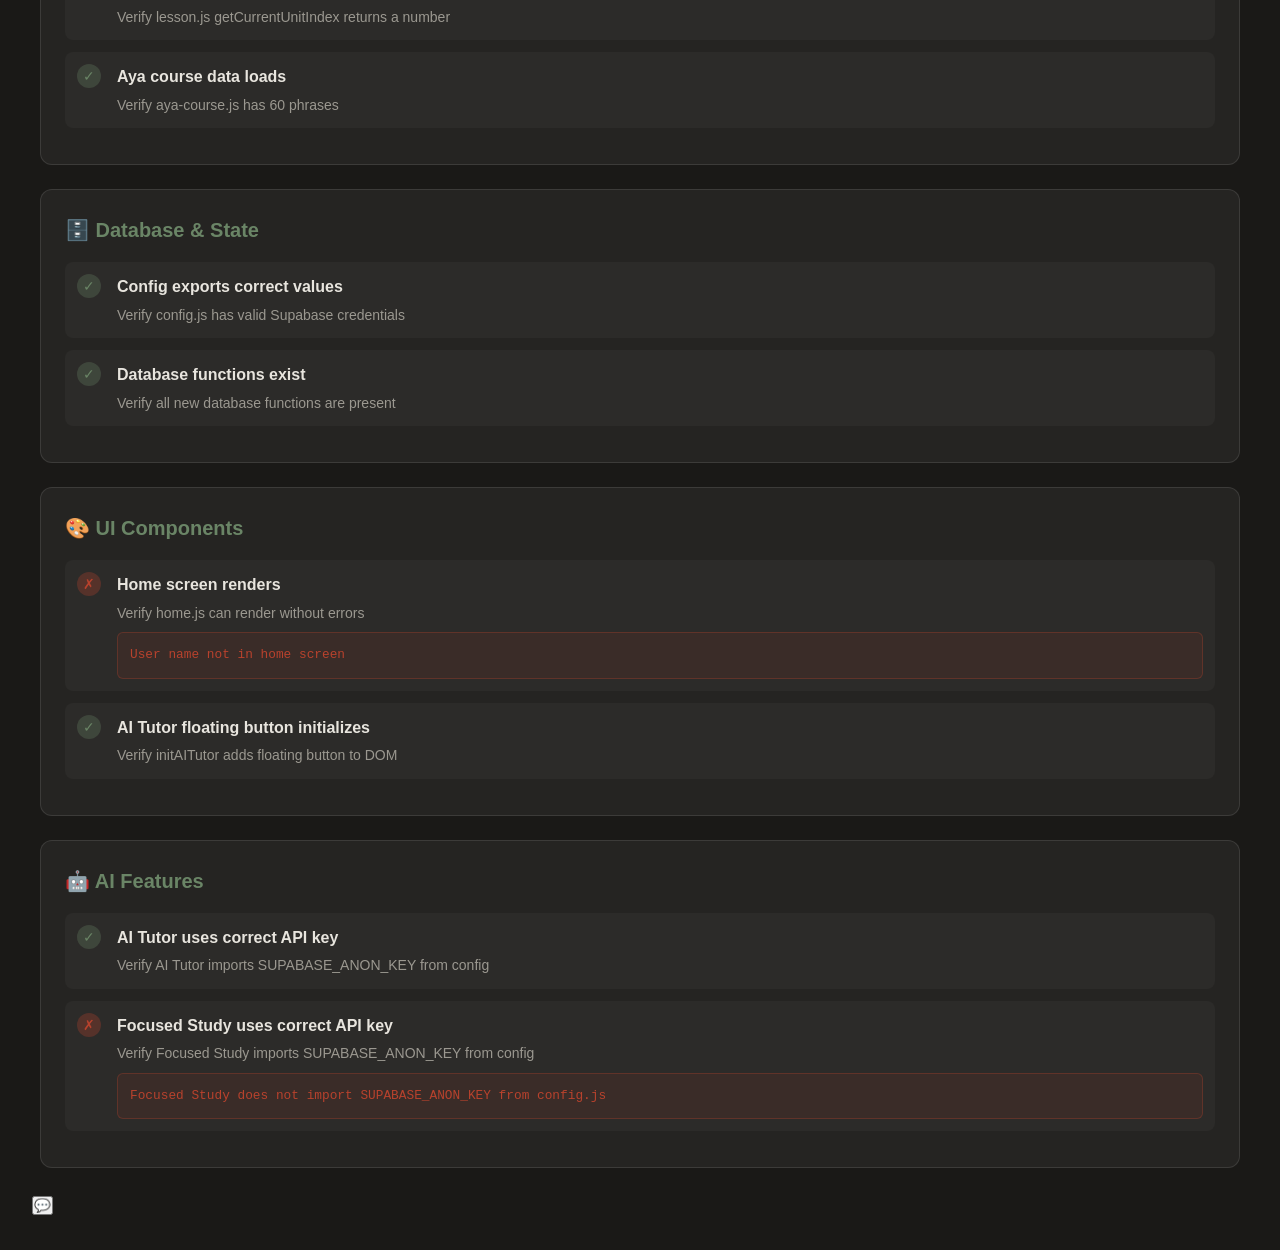
<file: test.html>
<!DOCTYPE html>
<html lang="en">
<head>
  <meta charset="UTF-8">
  <meta name="viewport" content="width=device-width, initial-scale=1.0">
  <title>Arabic App - Comprehensive Test Suite</title>
  <style>
    * {
      margin: 0;
      padding: 0;
      box-sizing: border-box;
    }
    
    body {
      font-family: -apple-system, BlinkMacSystemFont, 'Segoe UI', sans-serif;
      background: #1a1917;
      color: #e8e5de;
      padding: 2rem;
      line-height: 1.6;
    }
    
    .container {
      max-width: 1200px;
      margin: 0 auto;
    }
    
    h1 {
      font-size: 2rem;
      margin-bottom: 0.5rem;
      color: #6a8566;
    }
    
    .subtitle {
      color: #9b9890;
      margin-bottom: 2rem;
    }
    
    .test-section {
      background: rgba(255, 255, 255, 0.05);
      border: 1px solid rgba(255, 255, 255, 0.1);
      border-radius: 12px;
      padding: 1.5rem;
      margin-bottom: 1.5rem;
    }
    
    .test-section h2 {
      font-size: 1.25rem;
      margin-bottom: 1rem;
      color: #6a8566;
      display: flex;
      align-items: center;
      gap: 0.5rem;
    }
    
    .test-item {
      display: flex;
      align-items: flex-start;
      gap: 1rem;
      padding: 0.75rem;
      background: rgba(255, 255, 255, 0.03);
      border-radius: 8px;
      margin-bottom: 0.75rem;
    }
    
    .status {
      min-width: 24px;
      height: 24px;
      border-radius: 50%;
      display: flex;
      align-items: center;
      justify-content: center;
      font-size: 0.875rem;
      flex-shrink: 0;
    }
    
    .status.pending {
      background: rgba(155, 152, 144, 0.3);
      color: #9b9890;
    }
    
    .status.pass {
      background: rgba(106, 133, 102, 0.3);
      color: #6a8566;
    }
    
    .status.fail {
      background: rgba(184, 66, 45, 0.3);
      color: #b8422d;
    }
    
    .test-content {
      flex: 1;
    }
    
    .test-name {
      font-weight: 600;
      margin-bottom: 0.25rem;
    }
    
    .test-description {
      font-size: 0.875rem;
      color: #9b9890;
    }
    
    .error-details {
      background: rgba(184, 66, 45, 0.1);
      border: 1px solid rgba(184, 66, 45, 0.3);
      border-radius: 6px;
      padding: 0.75rem;
      margin-top: 0.5rem;
      font-family: 'Courier New', monospace;
      font-size: 0.8rem;
      color: #b8422d;
      overflow-x: auto;
    }
    
    .summary {
      display: flex;
      gap: 2rem;
      margin-bottom: 2rem;
      padding: 1.5rem;
      background: rgba(106, 133, 102, 0.1);
      border: 1px solid rgba(106, 133, 102, 0.3);
      border-radius: 12px;
    }
    
    .summary-item {
      text-align: center;
    }
    
    .summary-number {
      font-size: 2.5rem;
      font-weight: 700;
      color: #6a8566;
    }
    
    .summary-label {
      font-size: 0.875rem;
      color: #9b9890;
      text-transform: uppercase;
      letter-spacing: 0.1em;
    }
    
    .run-button {
      background: linear-gradient(135deg, #6a8566, #5a634c);
      color: white;
      border: none;
      padding: 1rem 2rem;
      border-radius: 8px;
      font-size: 1rem;
      font-weight: 600;
      cursor: pointer;
      margin-bottom: 2rem;
      transition: transform 0.2s;
    }
    
    .run-button:hover {
      transform: translateY(-2px);
    }
    
    .run-button:disabled {
      opacity: 0.5;
      cursor: not-allowed;
    }
    
    .progress {
      height: 4px;
      background: rgba(255, 255, 255, 0.1);
      border-radius: 2px;
      overflow: hidden;
      margin-bottom: 2rem;
    }
    
    .progress-bar {
      height: 100%;
      background: linear-gradient(90deg, #6a8566, #8b9677);
      width: 0%;
      transition: width 0.3s ease;
    }
  </style>
</head>
<body>
  <div class="container">
    <h1>🧪 Arabic App Test Suite</h1>
    <p class="subtitle">Comprehensive validation of all app functionality</p>
    
    <button class="run-button" id="run-tests">Run All Tests</button>
    
    <div class="progress" id="progress" style="display: none;">
      <div class="progress-bar" id="progress-bar"></div>
    </div>
    
    <div class="summary" id="summary" style="display: none;">
      <div class="summary-item">
        <div class="summary-number" id="total-tests">0</div>
        <div class="summary-label">Total Tests</div>
      </div>
      <div class="summary-item">
        <div class="summary-number" id="passed-tests" style="color: #6a8566;">0</div>
        <div class="summary-label">Passed</div>
      </div>
      <div class="summary-item">
        <div class="summary-number" id="failed-tests" style="color: #b8422d;">0</div>
        <div class="summary-label">Failed</div>
      </div>
    </div>
    
    <!-- Test Sections -->
    <div class="test-section">
      <h2>📦 Module Loading</h2>
      <div id="module-tests"></div>
    </div>
    
    <div class="test-section">
      <h2>🔧 Core Functionality</h2>
      <div id="core-tests"></div>
    </div>
    
    <div class="test-section">
      <h2>🗄️ Database & State</h2>
      <div id="database-tests"></div>
    </div>
    
    <div class="test-section">
      <h2>🎨 UI Components</h2>
      <div id="ui-tests"></div>
    </div>
    
    <div class="test-section">
      <h2>🤖 AI Features</h2>
      <div id="ai-tests"></div>
    </div>
  </div>

  <script type="module">
    // Test suite
    const tests = {
      moduleLoading: [
        {
          name: 'Config module loads',
          description: 'Verify config.js exports required constants',
          test: async () => {
            const config = await import('./js/config.js');
            if (!config.SUPABASE_URL) throw new Error('SUPABASE_URL not found');
            if (!config.SUPABASE_ANON_KEY) throw new Error('SUPABASE_ANON_KEY not found');
            if (!config.EDGE_FUNCTION_URL) throw new Error('EDGE_FUNCTION_URL not found');
            return true;
          }
        },
        {
          name: 'State module loads',
          description: 'Verify state.js exports AppState and functions',
          test: async () => {
            const state = await import('./js/state.js');
            if (!state.AppState) throw new Error('AppState not found');
            if (!state.load) throw new Error('load function not found');
            if (!state.save) throw new Error('save function not found');
            if (!state.initAutoSync) throw new Error('initAutoSync function not found');
            return true;
          }
        },
        {
          name: 'Database module loads',
          description: 'Verify database.js exports all CRUD functions',
          test: async () => {
            const db = await import('./js/database.js');
            if (!db.saveProfile) throw new Error('saveProfile not found');
            if (!db.loadProfile) throw new Error('loadProfile not found');
            if (!db.saveAITutorHistory) throw new Error('saveAITutorHistory not found');
            if (!db.loadAITutorHistory) throw new Error('loadAITutorHistory not found');
            return true;
          }
        },
        {
          name: 'Lesson module loads',
          description: 'Verify lesson.js exports required functions',
          test: async () => {
            const lesson = await import('./js/lesson.js');
            if (!lesson.renderLessonScreen) throw new Error('renderLessonScreen not found');
            if (!lesson.getCurrentUnitIndex) throw new Error('getCurrentUnitIndex not found');
            return true;
          }
        },
        {
          name: 'Home module loads',
          description: 'Verify home.js exports renderHomeScreen',
          test: async () => {
            const home = await import('./js/home.js');
            if (!home.renderHomeScreen) throw new Error('renderHomeScreen not found');
            return true;
          }
        },
        {
          name: 'AI Tutor module loads',
          description: 'Verify ai-tutor.js exports required functions',
          test: async () => {
            const aiTutor = await import('./js/ai-tutor.js');
            if (!aiTutor.initAITutor) throw new Error('initAITutor not found');
            if (!aiTutor.renderAITutorPage) throw new Error('renderAITutorPage not found');
            return true;
          }
        },
        {
          name: 'Focused Study module loads',
          description: 'Verify focused-study.js exports renderFocusedStudyScreen',
          test: async () => {
            const focused = await import('./js/focused-study.js');
            if (!focused.renderFocusedStudyScreen) throw new Error('renderFocusedStudyScreen not found');
            return true;
          }
        },
        {
          name: 'Router module loads',
          description: 'Verify router.js exports navigation functions',
          test: async () => {
            const router = await import('./js/router.js');
            if (!router.initRouter) throw new Error('initRouter not found');
            if (!router.navigateTo) throw new Error('navigateTo not found');
            return true;
          }
        }
      ],
      
      coreFunctionality: [
        {
          name: 'AppState initializes',
          description: 'Verify AppState has correct structure',
          test: async () => {
            const { AppState } = await import('./js/state.js');
            if (typeof AppState !== 'object') throw new Error('AppState is not an object');
            if (!('user' in AppState)) throw new Error('user property missing');
            if (!('profile' in AppState)) throw new Error('profile property missing');
            if (!('aiTutorHistory' in AppState)) throw new Error('aiTutorHistory property missing');
            if (!('preferences' in AppState)) throw new Error('preferences property missing');
            return true;
          }
        },
        {
          name: 'Supabase client initializes',
          description: 'Verify Supabase is available globally',
          test: async () => {
            if (!window.supabase) throw new Error('window.supabase not found');
            if (typeof window.supabase.createClient !== 'function') {
              throw new Error('supabase.createClient is not a function');
            }
            return true;
          }
        },
        {
          name: 'getCurrentUnitIndex works',
          description: 'Verify lesson.js getCurrentUnitIndex returns a number',
          test: async () => {
            const { getCurrentUnitIndex } = await import('./js/lesson.js');
            const { AppState } = await import('./js/state.js');
            AppState.isAya = false;
            AppState.unitProgress = {};
            const index = getCurrentUnitIndex();
            if (typeof index !== 'number') throw new Error('getCurrentUnitIndex did not return a number');
            if (index !== 0) throw new Error(`Expected 0, got ${index}`);
            return true;
          }
        },
        {
          name: 'Aya course data loads',
          description: 'Verify aya-course.js has 60 phrases',
          test: async () => {
            const { AYA_UNITS } = await import('./js/data/aya-course.js');
            if (!Array.isArray(AYA_UNITS)) throw new Error('AYA_UNITS is not an array');
            const totalPhrases = AYA_UNITS.reduce((sum, unit) => sum + unit.phrases.length, 0);
            if (totalPhrases !== 60) throw new Error(`Expected 60 phrases, got ${totalPhrases}`);
            return true;
          }
        }
      ],
      
      databaseState: [
        {
          name: 'Config exports correct values',
          description: 'Verify config.js has valid Supabase credentials',
          test: async () => {
            const config = await import('./js/config.js');
            if (!config.SUPABASE_URL.startsWith('https://')) {
              throw new Error('SUPABASE_URL invalid');
            }
            if (!config.SUPABASE_ANON_KEY.startsWith('eyJ')) {
              throw new Error('SUPABASE_ANON_KEY invalid format');
            }
            if (!config.EDGE_FUNCTION_URL.includes('/functions/v1/')) {
              throw new Error('EDGE_FUNCTION_URL invalid');
            }
            return true;
          }
        },
        {
          name: 'Database functions exist',
          description: 'Verify all new database functions are present',
          test: async () => {
            const db = await import('./js/database.js');
            const requiredFunctions = [
              'savePlacementResults', 'loadPlacementResults',
              'saveAITutorHistory', 'loadAITutorHistory',
              'saveUserPreferences', 'loadUserPreferences',
              'saveUserStats', 'loadUserStats',
              'saveProductionProgress', 'loadProductionProgress',
              'saveInterleavingConfig', 'loadInterleavingConfig'
            ];
            
            for (const fn of requiredFunctions) {
              if (typeof db[fn] !== 'function') {
                throw new Error(`${fn} not found or not a function`);
              }
            }
            return true;
          }
        }
      ],
      
      uiComponents: [
        {
          name: 'Home screen renders',
          description: 'Verify home.js can render without errors',
          test: async () => {
            const { renderHomeScreen } = await import('./js/home.js');
            const { AppState } = await import('./js/state.js');
            
            AppState.profile = { name: 'Test User', speaker_type: 'beginner' };
            AppState.unitProgress = {};
            
            const container = document.createElement('div');
            renderHomeScreen(container);
            
            if (!container.innerHTML) throw new Error('Home screen did not render');
            if (!container.innerHTML.includes('Hello Test User')) {
              throw new Error('User name not in home screen');
            }
            return true;
          }
        },
        {
          name: 'AI Tutor floating button initializes',
          description: 'Verify initAITutor adds floating button to DOM',
          test: async () => {
            const { initAITutor } = await import('./js/ai-tutor.js');
            const { AppState } = await import('./js/state.js');
            
            AppState.aiTutorHistory = [];
            
            // Remove existing button if present
            const existing = document.getElementById('ai-tutor-float-btn');
            if (existing) existing.remove();
            
            initAITutor();
            
            const button = document.getElementById('ai-tutor-float-btn');
            if (!button) throw new Error('AI Tutor button not added to DOM');
            if (!button.classList.contains('ai-tutor-floating-btn')) {
              throw new Error('AI Tutor button missing correct class');
            }
            
            return true;
          }
        }
      ],
      
      aiFeatures: [
        {
          name: 'AI Tutor uses correct API key',
          description: 'Verify AI Tutor imports SUPABASE_ANON_KEY from config',
          test: async () => {
            // Check the source code has the correct import
            const response = await fetch('./js/ai-tutor.js');
            const code = await response.text();
            
            if (!code.includes("import { SUPABASE_ANON_KEY")) {
              throw new Error('AI Tutor does not import SUPABASE_ANON_KEY from config.js');
            }
            
            if (code.includes('window.supabaseAnonKey')) {
              throw new Error('AI Tutor still uses window.supabaseAnonKey (should use imported constant)');
            }
            
            return true;
          }
        },
        {
          name: 'Focused Study uses correct API key',
          description: 'Verify Focused Study imports SUPABASE_ANON_KEY from config',
          test: async () => {
            const response = await fetch('./js/focused-study.js');
            const code = await response.text();
            
            if (!code.includes("import { SUPABASE_ANON_KEY")) {
              throw new Error('Focused Study does not import SUPABASE_ANON_KEY from config.js');
            }
            
            if (code.includes('window.supabaseAnonKey')) {
              throw new Error('Focused Study still uses window.supabaseAnonKey');
            }
            
            return true;
          }
        }
      ]
    };

    // Test runner
    let totalTests = 0;
    let passedTests = 0;
    let failedTests = 0;

    function createTestItem(name, description) {
      const item = document.createElement('div');
      item.className = 'test-item';
      item.innerHTML = `
        <div class="status pending">⏳</div>
        <div class="test-content">
          <div class="test-name">${name}</div>
          <div class="test-description">${description}</div>
        </div>
      `;
      return item;
    }

    async function runTest(testItem, test) {
      const statusEl = testItem.querySelector('.status');
      const contentEl = testItem.querySelector('.test-content');
      
      try {
        await test.test();
        statusEl.className = 'status pass';
        statusEl.textContent = '✓';
        passedTests++;
        return true;
      } catch (error) {
        statusEl.className = 'status fail';
        statusEl.textContent = '✗';
        
        const errorDiv = document.createElement('div');
        errorDiv.className = 'error-details';
        errorDiv.textContent = error.message;
        contentEl.appendChild(errorDiv);
        
        failedTests++;
        return false;
      }
    }

    async function runAllTests() {
      const runButton = document.getElementById('run-tests');
      const progress = document.getElementById('progress');
      const progressBar = document.getElementById('progress-bar');
      const summary = document.getElementById('summary');
      
      runButton.disabled = true;
      progress.style.display = 'block';
      summary.style.display = 'flex';
      
      totalTests = 0;
      passedTests = 0;
      failedTests = 0;
      
      // Count total tests
      Object.values(tests).forEach(section => {
        totalTests += section.length;
      });
      
      let completedTests = 0;
      
      // Module Loading Tests
      const moduleContainer = document.getElementById('module-tests');
      moduleContainer.innerHTML = '';
      for (const test of tests.moduleLoading) {
        const item = createTestItem(test.name, test.description);
        moduleContainer.appendChild(item);
        await runTest(item, test);
        completedTests++;
        progressBar.style.width = `${(completedTests / totalTests) * 100}%`;
        updateSummary();
      }
      
      // Core Functionality Tests
      const coreContainer = document.getElementById('core-tests');
      coreContainer.innerHTML = '';
      for (const test of tests.coreFunctionality) {
        const item = createTestItem(test.name, test.description);
        coreContainer.appendChild(item);
        await runTest(item, test);
        completedTests++;
        progressBar.style.width = `${(completedTests / totalTests) * 100}%`;
        updateSummary();
      }
      
      // Database Tests
      const dbContainer = document.getElementById('database-tests');
      dbContainer.innerHTML = '';
      for (const test of tests.databaseState) {
        const item = createTestItem(test.name, test.description);
        dbContainer.appendChild(item);
        await runTest(item, test);
        completedTests++;
        progressBar.style.width = `${(completedTests / totalTests) * 100}%`;
        updateSummary();
      }
      
      // UI Tests
      const uiContainer = document.getElementById('ui-tests');
      uiContainer.innerHTML = '';
      for (const test of tests.uiComponents) {
        const item = createTestItem(test.name, test.description);
        uiContainer.appendChild(item);
        await runTest(item, test);
        completedTests++;
        progressBar.style.width = `${(completedTests / totalTests) * 100}%`;
        updateSummary();
      }
      
      // AI Tests
      const aiContainer = document.getElementById('ai-tests');
      aiContainer.innerHTML = '';
      for (const test of tests.aiFeatures) {
        const item = createTestItem(test.name, test.description);
        aiContainer.appendChild(item);
        await runTest(item, test);
        completedTests++;
        progressBar.style.width = `${(completedTests / totalTests) * 100}%`;
        updateSummary();
      }
      
      runButton.disabled = false;
      runButton.textContent = 'Run Tests Again';
    }

    function updateSummary() {
      document.getElementById('total-tests').textContent = totalTests;
      document.getElementById('passed-tests').textContent = passedTests;
      document.getElementById('failed-tests').textContent = failedTests;
    }

    // Auto-run on load
    document.getElementById('run-tests').addEventListener('click', runAllTests);
    
    // Auto-run tests on page load
    window.addEventListener('load', () => {
      setTimeout(runAllTests, 500);
    });
  </script>
</body>
</html>
</file>
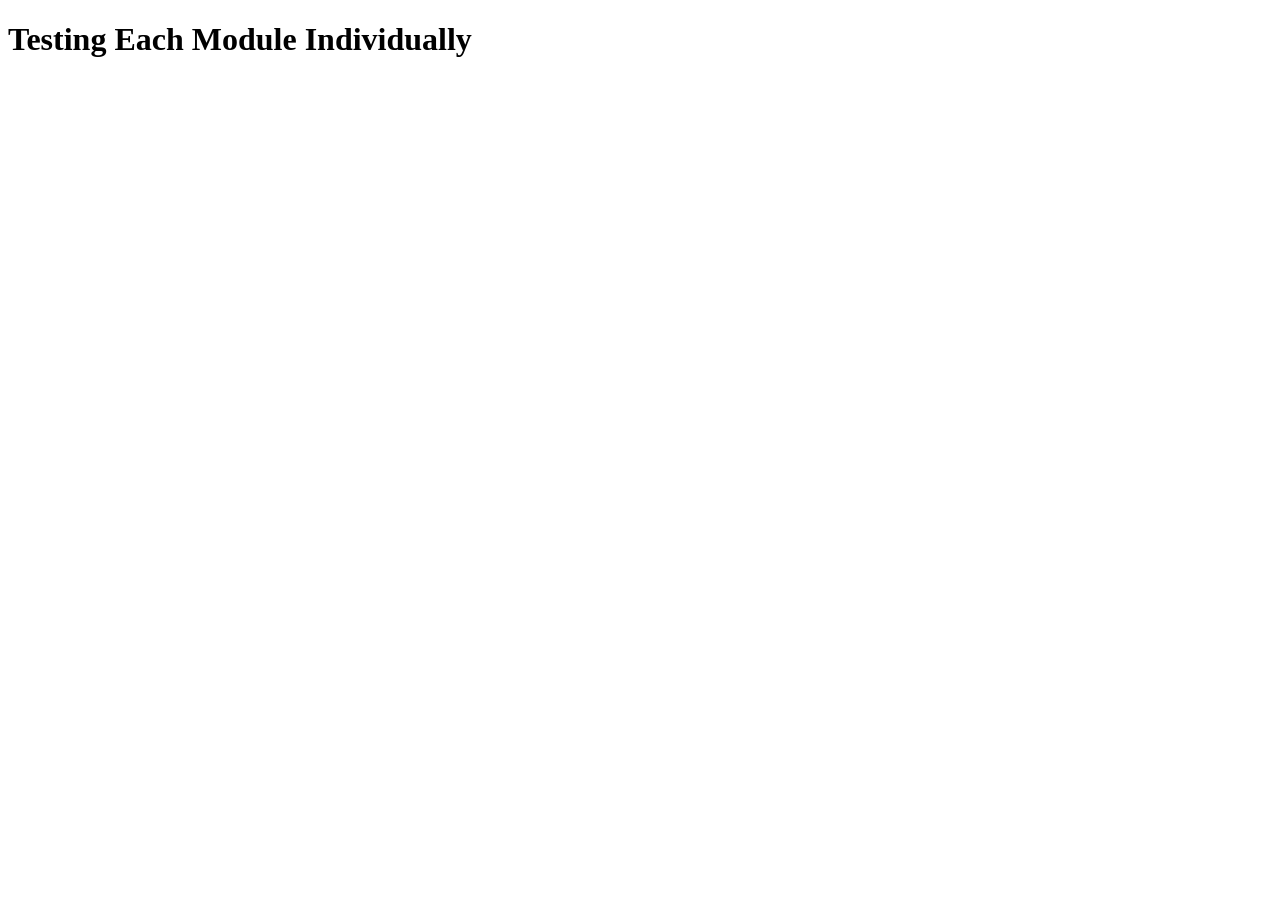
<file: TEST_EACH_MODULE.html>
<!DOCTYPE html>
<html>
<head><meta charset="UTF-8"><title>Test Each Module</title></head>
<body>
<h1>Testing Each Module Individually</h1>
<pre id="output"></pre>
<script>
const output = document.getElementById('output');

async function testModule(path, name) {
    output.textContent += `\nTesting ${name}...\n`;
    try {
        const module = await import(path);
        output.textContent += `  ✅ SUCCESS - ${Object.keys(module).length} exports\n`;
        return true;
    } catch (e) {
        output.textContent += `  ❌ FAILED: ${e.message}\n`;
        if (e.stack) {
            output.textContent += `  Stack: ${e.stack.split('\n')[0]}\n`;
        }
        return false;
    }
}

async function runTests() {
    output.textContent = 'Testing all modules in order...\n';
    output.textContent += '='​.repeat(50) + '\n';
    
    await testModule('./js/config.js', 'config.js');
    await testModule('./js/storage.js', 'storage.js');
    await testModule('./js/database.js', 'database.js');
    await testModule('./js/state.js', 'state.js');
    await testModule('./js/utils/audio.js', 'utils/audio.js');
    await testModule('./js/lesson.js', 'lesson.js');
    await testModule('./js/flashcards.js', 'flashcards.js');
    await testModule('./js/my-vocab.js', 'my-vocab.js');
    
    output.textContent += '\n' + '='​.repeat(50) + '\n';
    output.textContent += 'Test complete!\n';
}

runTests();
</script>
</body>
</html>
</file>
